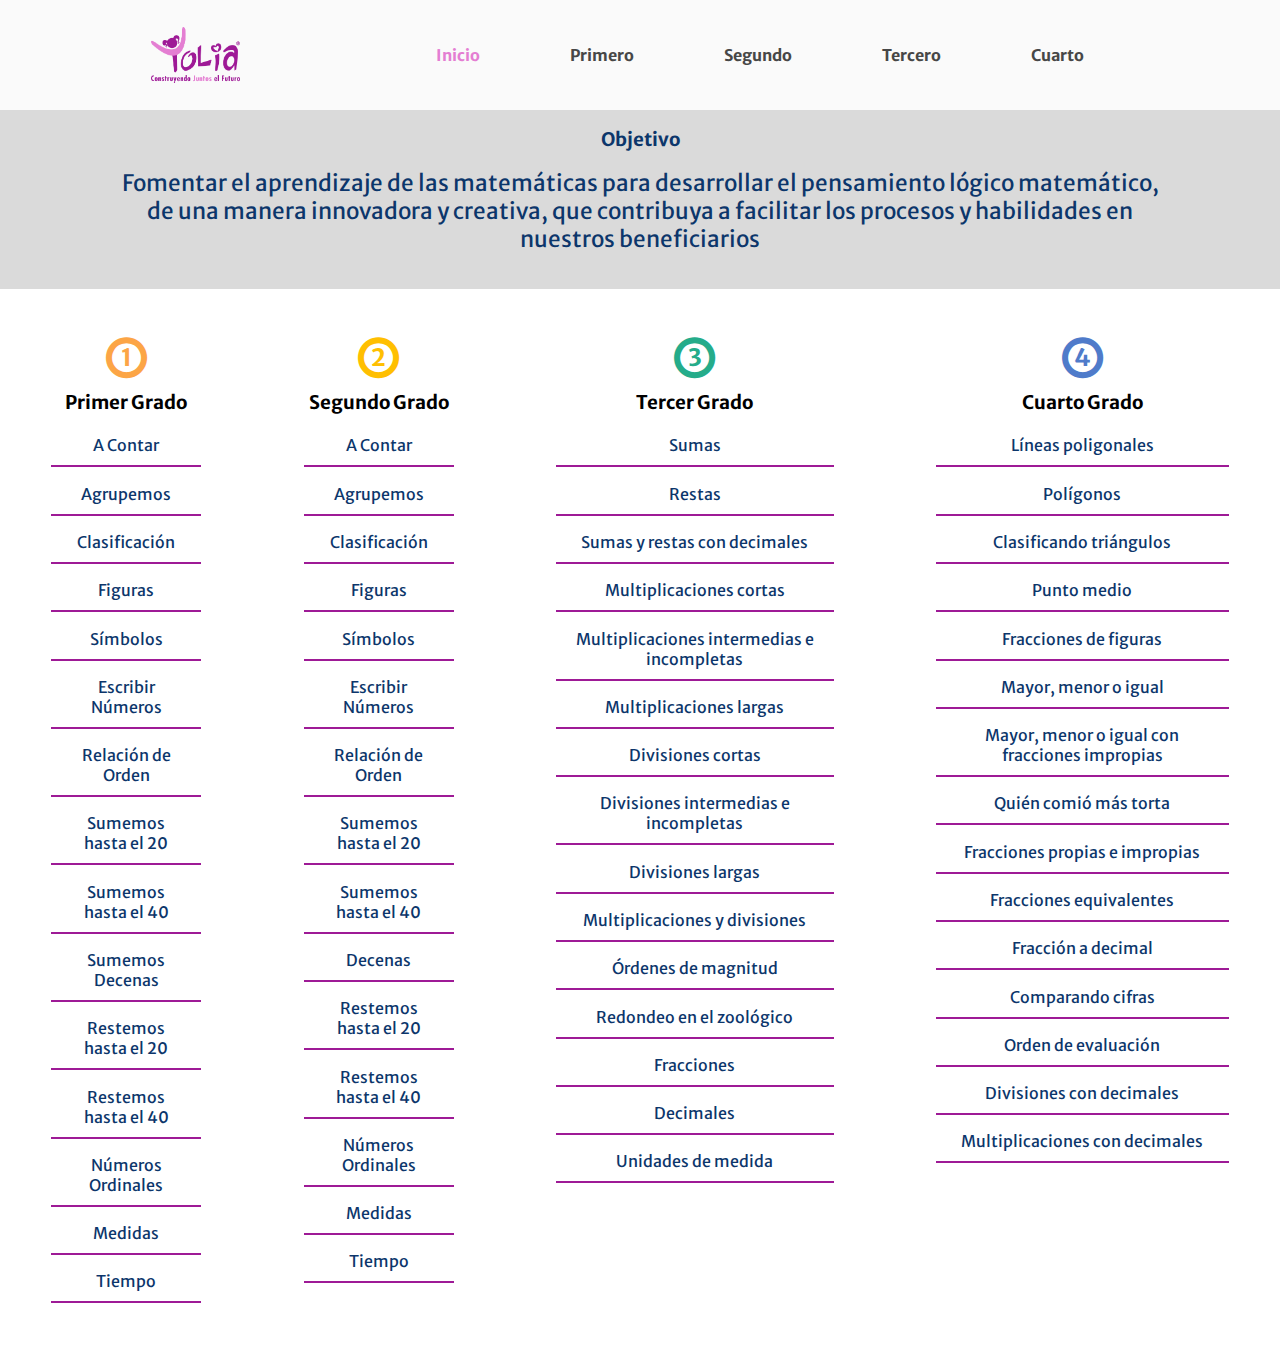
<file: index.html>
<!DOCTYPE html>
<html>
    <head>
        <meta charset="utf-8">
        <meta name="viewport" content="width=device-width, initial-scale=1, shrink-to-fit=no">
        <title>Yolia Educación</title>
        <link rel="stylesheet" href="primero/css/styles.css">
        <link rel="preconnect" href="https://fonts.googleapis.com">
        <link rel="preconnect" href="https://fonts.gstatic.com" crossorigin>
        <link rel="stylesheet" href="https://cdnjs.cloudflare.com/ajax/libs/font-awesome/4.7.0/css/font-awesome.min.css">
        <link href="https://fonts.googleapis.com/css2?family=Merriweather+Sans:wght@300&display=swap" rel="stylesheet"> 
    </head>
    <body>
        <div class="nav">
            <img src="images/logo.png">
            <ol id="navList">
                <li><a class="active" href="index.html">Inicio</a></li>
                <li><a href="primero.html">Primero</a></li>
                <li><a href="segundo.html">Segundo</a></li>
                <li><a href="tercero.html">Tercero</a></li>
                <li><a href="cuarto.html">Cuarto</a></li>
            </ol>
        </div>

        <div class="description">
            <h3>Objetivo</h3>
            <p>Fomentar el aprendizaje de las matemáticas para desarrollar el pensamiento lógico matemático, de una manera innovadora y creativa, que contribuya a facilitar los procesos y habilidades en nuestros beneficiarios</p>
        </div>

        <div class="grades">
            <div class="grade">
                <a href="primero.html">
                    <span class="fa-stack" id= "index-grades" style="color: #fca546;" >
                        <span class="fa fa-circle-o fa-stack-2x" ></span>
                        <strong class="fa-stack-1x" > 1 </strong>
                    </span>
                </a>
                <h3>Primer Grado</h3>
                <ul>
                    <li> A Contar </li>
                    <li> Agrupemos </li>
                    <li> Clasificación </li>
                    <li> Figuras </li>
                    <li> Símbolos </li>
                    <li> Escribir Números </li>
                    <li> Relación de Orden </li>
                    <li> Sumemos hasta el 20 </li>
                    <li> Sumemos hasta el 40</li>
                    <li> Sumemos Decenas </li>
                    <li> Restemos hasta el 20 </li>
                    <li> Restemos hasta el 40 </li>
                    <li> Números Ordinales </li>
                    <li> Medidas </li>
                    <li> Tiempo </li>
                </ul>
            </div>
            <div class="grade">
                <a href="segundo.html">
                    <span class="fa-stack" id= "index-grades" style="color: #ffbf01;">
                        <span class="fa fa-circle-o fa-stack-2x"></span>
                        <strong class="fa-stack-1x"> 2 </strong>
                    </span>
                </a>
                <h3>Segundo Grado</h3>
                <ul>
                    <li> A Contar </li>
                    <li> Agrupemos </li>
                    <li> Clasificación </li>
                    <li> Figuras </li>
                    <li> Símbolos </li>
                    <li> Escribir Números </li>
                    <li> Relación de Orden </li>
                    <li> Sumemos hasta el 20 </li>
                    <li> Sumemos hasta el 40</li>
                    <li> Decenas </li>
                    <li> Restemos hasta el 20 </li>
                    <li> Restemos hasta el 40 </li>
                    <li> Números Ordinales </li>
                    <li> Medidas </li>
                    <li> Tiempo </li>
                </ul>
            </div>
            <div class="grade">
                <a href="tercero.html">
                    <span class="fa-stack" id= "index-grades" style="color: #25ac8a;">
                        <span class="fa fa-circle-o fa-stack-2x"></span>
                        <strong class="fa-stack-1x"> 3 </strong>
                    </span>
                </a>
                <h3>Tercer Grado</h3>
                <ul>
                    <li>Sumas</li>
                    <li>Restas</li>
                    <li>Sumas y restas con decimales</li>
                    <li>Multiplicaciones cortas</li>
                    <li>Multiplicaciones intermedias e incompletas</li>
                    <li>Multiplicaciones largas</li>
                    <li>Divisiones cortas</li>
                    <li>Divisiones intermedias e incompletas</li>
                    <li>Divisiones largas</li>
                    <li>Multiplicaciones y divisiones</li>
                    <li>Órdenes de magnitud</li>
                    <li>Redondeo en el zoológico</li>
                    <li>Fracciones</li>
                    <li>Decimales</li>
                    <li>Unidades de medida</li>
                </ul>
            </div>
            <div class="grade">
                <a href="cuarto.html">
                    <span class="fa-stack" id= "index-grades" style="color: #4f7bca;">
                        <span class="fa fa-circle-o fa-stack-2x"></span>
                        <strong class="fa-stack-1x"> 4 </strong>
                    </span>
                </a>
                <h3>Cuarto Grado</h3>
                <ul>
                    <li> Líneas poligonales </li>
                    <li> Polígonos </li>
                    <li> Clasificando triángulos </li>
                    <li> Punto medio </li>
                    <li> Fracciones de figuras </li>
                    <li> Mayor, menor o igual</li>
                    <li> Mayor, menor o igual con fracciones impropias </li>
                    <li> Quién comió más torta</li>
                    <li> Fracciones propias e impropias </li>
                    <li> Fracciones equivalentes </li>
                    <li> Fracción a decimal </li>
                    <li> Comparando cifras </li>
                    <li> Orden de evaluación </li>
                    <li> Divisiones con decimales</li>
                    <li> Multiplicaciones con decimales</li>
                </ul>
            </div>
        </div>
    </body>

</html>
</file>
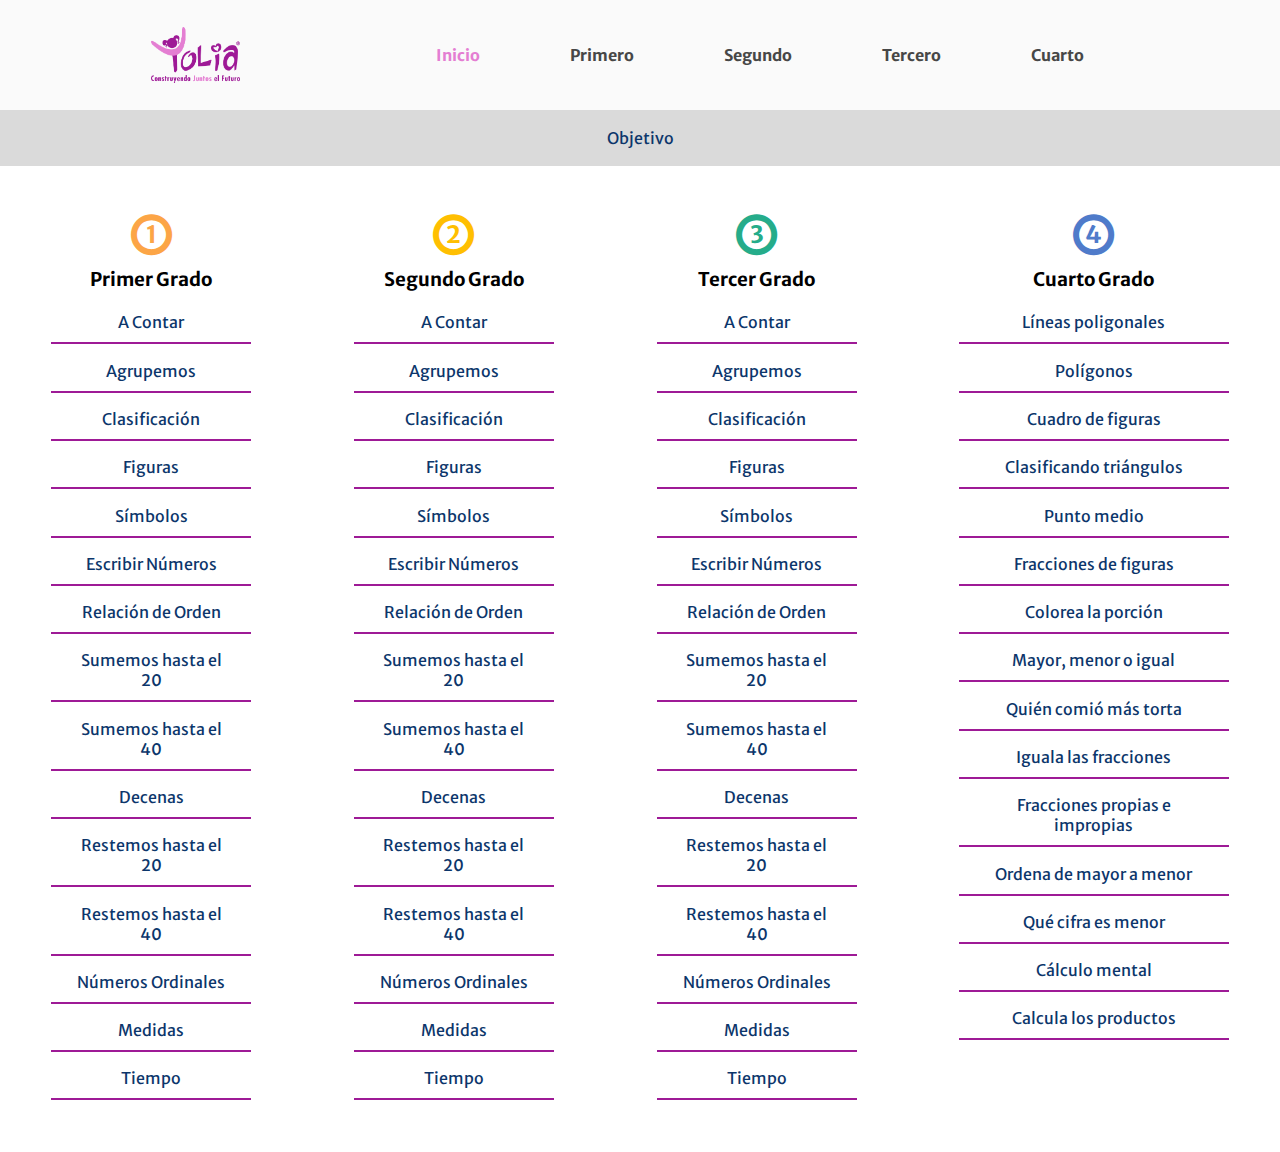
<file: segundo_new/segundo_new/index.html>
<!DOCTYPE html>
<html>
    <head>
        <meta charset="utf-8">
        <meta name="viewport" content="width=device-width, initial-scale=1, shrink-to-fit=no">
        <title>Yolia Educación</title>
        <link rel="stylesheet" href="css/styles.css">
        <link rel="preconnect" href="https://fonts.googleapis.com">
        <link rel="preconnect" href="https://fonts.gstatic.com" crossorigin>
        <link rel="stylesheet" href="https://cdnjs.cloudflare.com/ajax/libs/font-awesome/4.7.0/css/font-awesome.min.css">
        <link href="https://fonts.googleapis.com/css2?family=Merriweather+Sans:wght@300&display=swap" rel="stylesheet"> 
    </head>
    <body>
        <div class="nav">
            <img src="images/logo.png">
            <ol id="navList">
                <li><a class="active" href="index.html">Inicio</a></li>
                <li><a href="primero.html">Primero</a></li>
                <li><a href="segundo.html">Segundo</a></li>
                <li><a href="tercero.html">Tercero</a></li>
                <li><a href="cuarto.html">Cuarto</a></li>
            </ol>
        </div>

        <div class="description">
            <p>Objetivo</p>
        </div>

        <div class="grades">
            <div class="grade">
                <a href="primero.html">
                    <span class="fa-stack" id= "index-grades" style="color: #fca546;" >
                        <span class="fa fa-circle-o fa-stack-2x" ></span>
                        <strong class="fa-stack-1x" > 1 </strong>
                    </span>
                </a>
                <h3>Primer Grado</h3>
                <ul>
                    <li> A Contar </li>
                    <li> Agrupemos </li>
                    <li> Clasificación </li>
                    <li> Figuras </li>
                    <li> Símbolos </li>
                    <li> Escribir Números </li>
                    <li> Relación de Orden </li>
                    <li> Sumemos hasta el 20 </li>
                    <li> Sumemos hasta el 40</li>
                    <li> Decenas </li>
                    <li> Restemos hasta el 20 </li>
                    <li> Restemos hasta el 40 </li>
                    <li> Números Ordinales </li>
                    <li> Medidas </li>
                    <li> Tiempo </li>
                </ul>
            </div>
            <div class="grade">
                <a href="segundo.html">
                    <span class="fa-stack" id= "index-grades" style="color: #ffbf01;">
                        <span class="fa fa-circle-o fa-stack-2x"></span>
                        <strong class="fa-stack-1x"> 2 </strong>
                    </span>
                </a>
                <h3>Segundo Grado</h3>
                <ul>
                    <li> A Contar </li>
                    <li> Agrupemos </li>
                    <li> Clasificación </li>
                    <li> Figuras </li>
                    <li> Símbolos </li>
                    <li> Escribir Números </li>
                    <li> Relación de Orden </li>
                    <li> Sumemos hasta el 20 </li>
                    <li> Sumemos hasta el 40</li>
                    <li> Decenas </li>
                    <li> Restemos hasta el 20 </li>
                    <li> Restemos hasta el 40 </li>
                    <li> Números Ordinales </li>
                    <li> Medidas </li>
                    <li> Tiempo </li>
                </ul>
            </div>
            <div class="grade">
                <a href="tercero.html">
                    <span class="fa-stack" id= "index-grades" style="color: #25ac8a;">
                        <span class="fa fa-circle-o fa-stack-2x"></span>
                        <strong class="fa-stack-1x"> 3 </strong>
                    </span>
                </a>
                <h3>Tercer Grado</h3>
                <ul>
                    <li> A Contar </li>
                    <li> Agrupemos </li>
                    <li> Clasificación </li>
                    <li> Figuras </li>
                    <li> Símbolos </li>
                    <li> Escribir Números </li>
                    <li> Relación de Orden </li>
                    <li> Sumemos hasta el 20 </li>
                    <li> Sumemos hasta el 40</li>
                    <li> Decenas </li>
                    <li> Restemos hasta el 20 </li>
                    <li> Restemos hasta el 40 </li>
                    <li> Números Ordinales </li>
                    <li> Medidas </li>
                    <li> Tiempo </li>
                </ul>
            </div>
            <div class="grade">
                <a href="cuarto.html">
                    <span class="fa-stack" id= "index-grades" style="color: #4f7bca;">
                        <span class="fa fa-circle-o fa-stack-2x"></span>
                        <strong class="fa-stack-1x"> 4 </strong>
                    </span>
                </a>
                <h3>Cuarto Grado</h3>
                <ul>
                    <li> Líneas poligonales </li>
                    <li> Polígonos </li>
                    <li> Cuadro de figuras </li>
                    <li> Clasificando triángulos </li>
                    <li> Punto medio </li>
                    <li> Fracciones de figuras </li>
                    <li> Colorea la porción </li>
                    <li> Mayor, menor o igual </li>
                    <li> Quién comió más torta</li>
                    <li> Iguala las fracciones </li>
                    <li> Fracciones propias e impropias </li>
                    <li> Ordena de mayor a menor </li>
                    <li> Qué cifra es menor </li>
                    <li> Cálculo mental </li>
                    <li> Calcula los productos </li>
                </ul>
            </div>
        </div>
    </body>

</html>
</file>
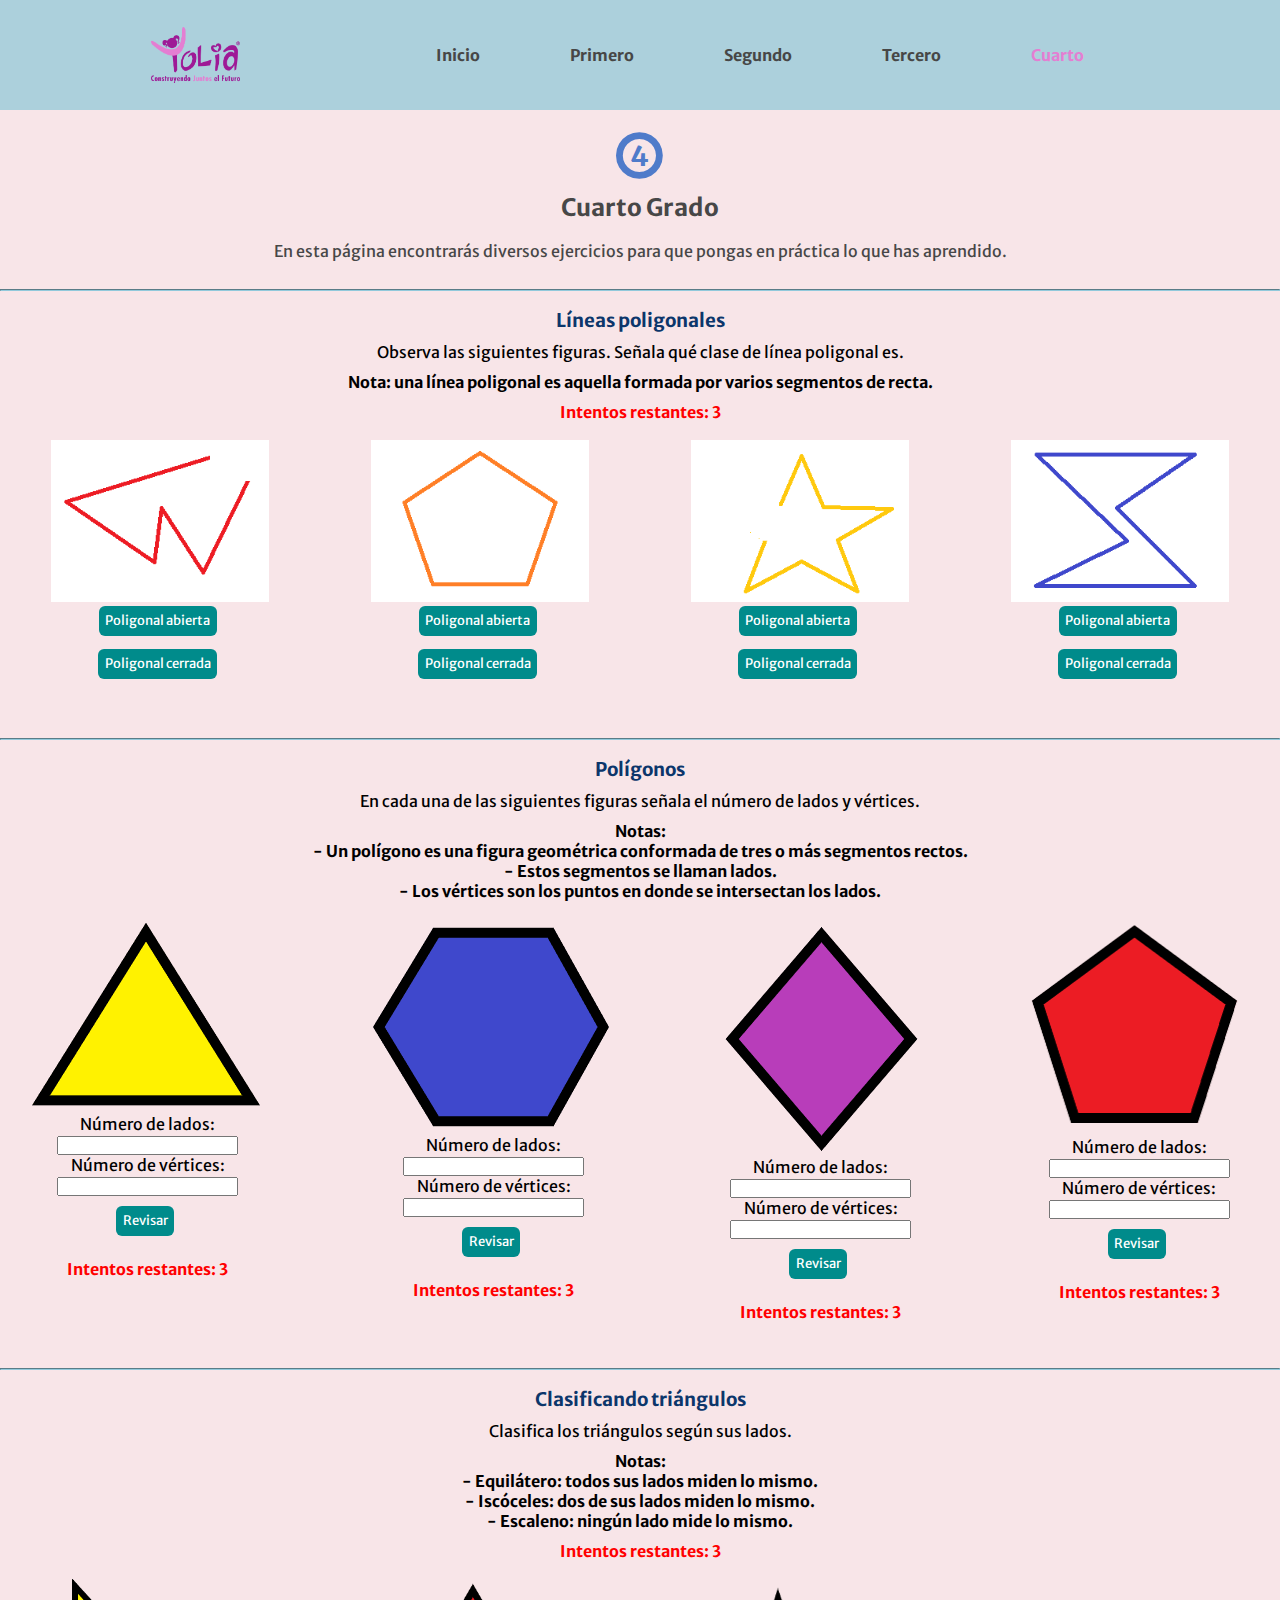
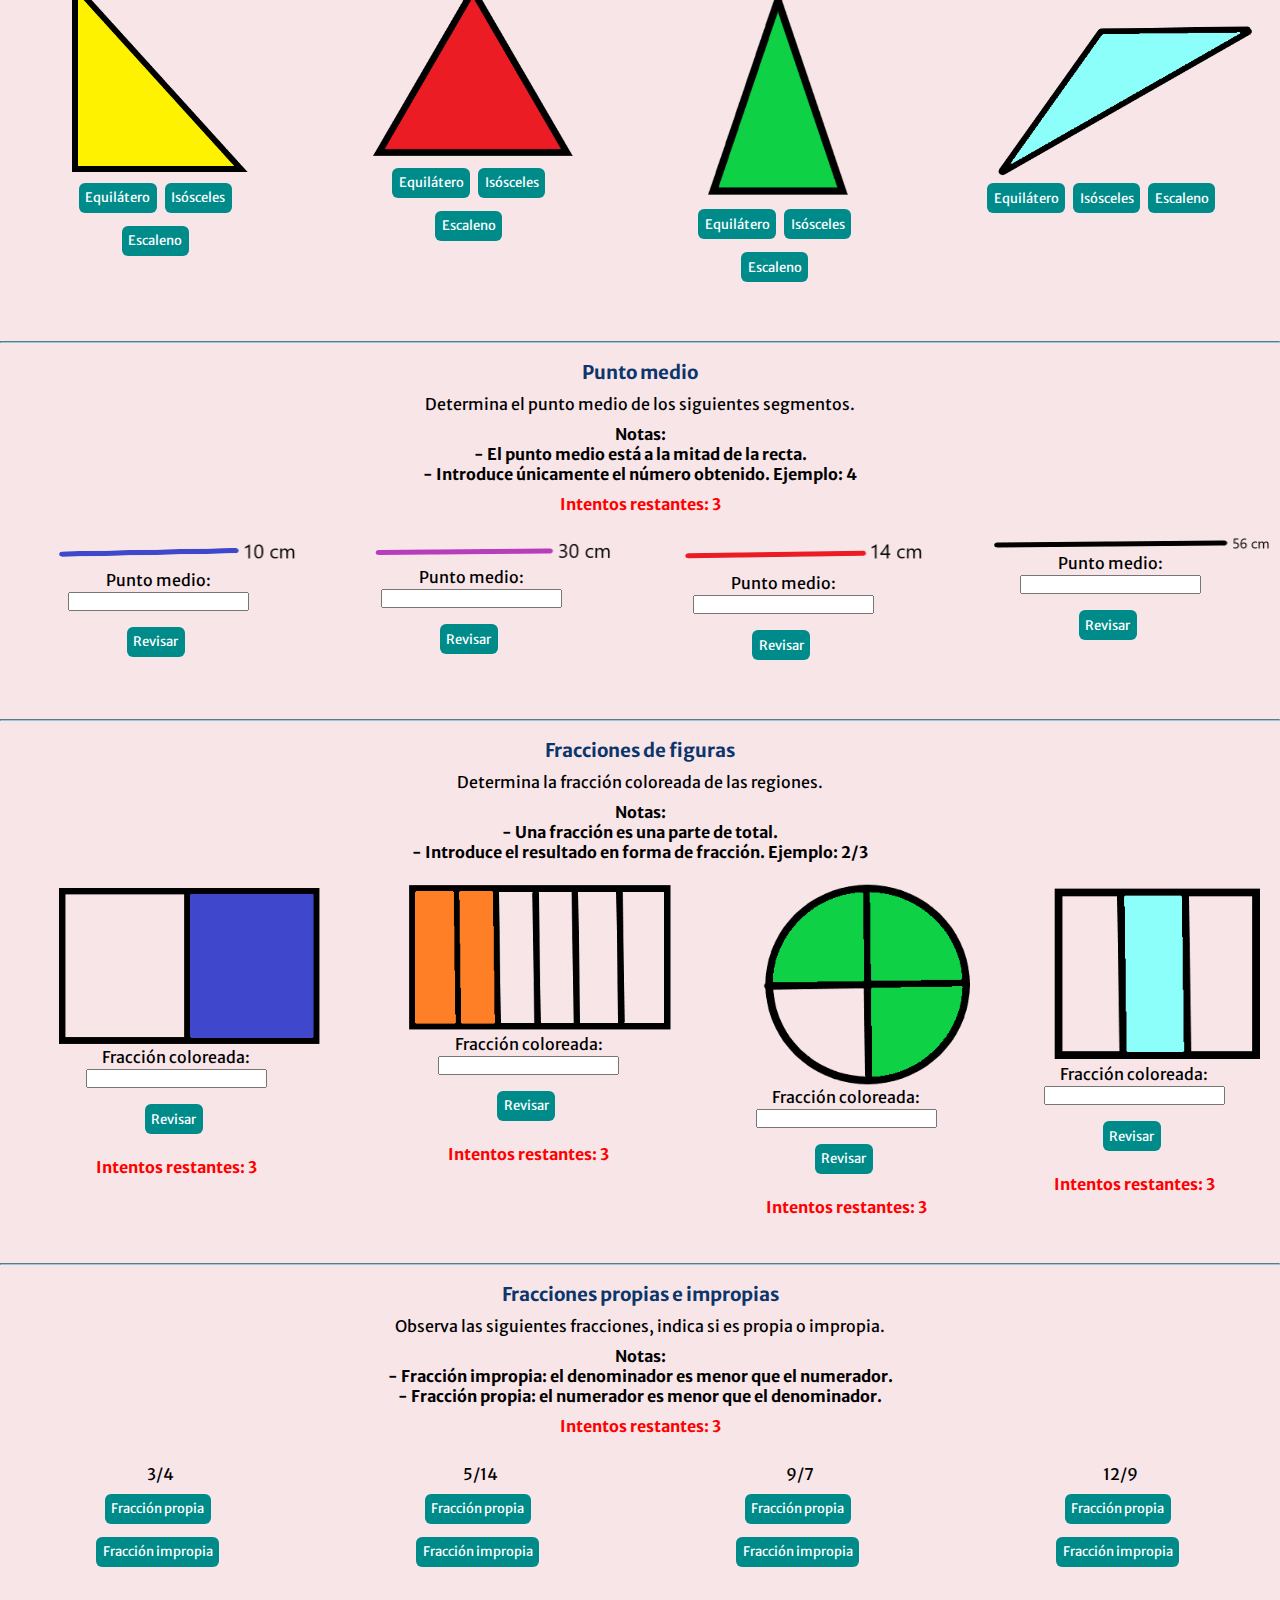
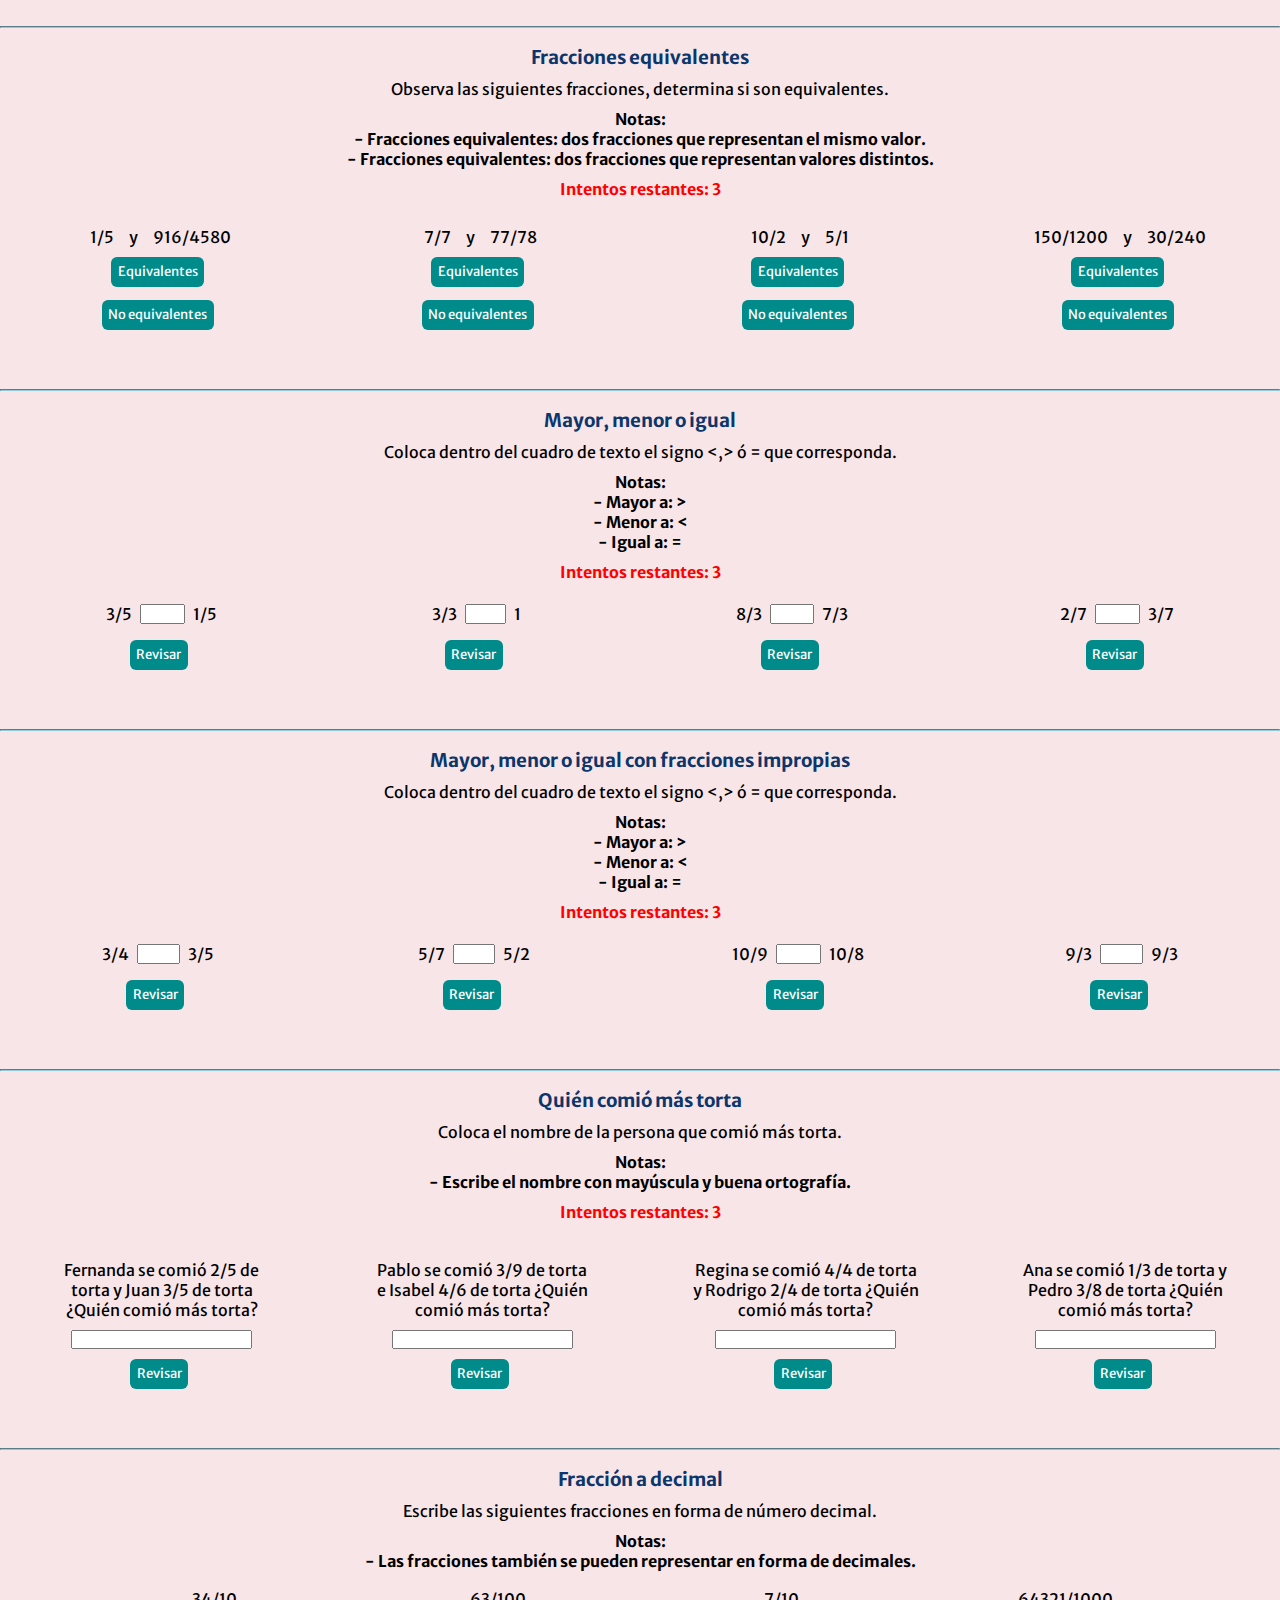
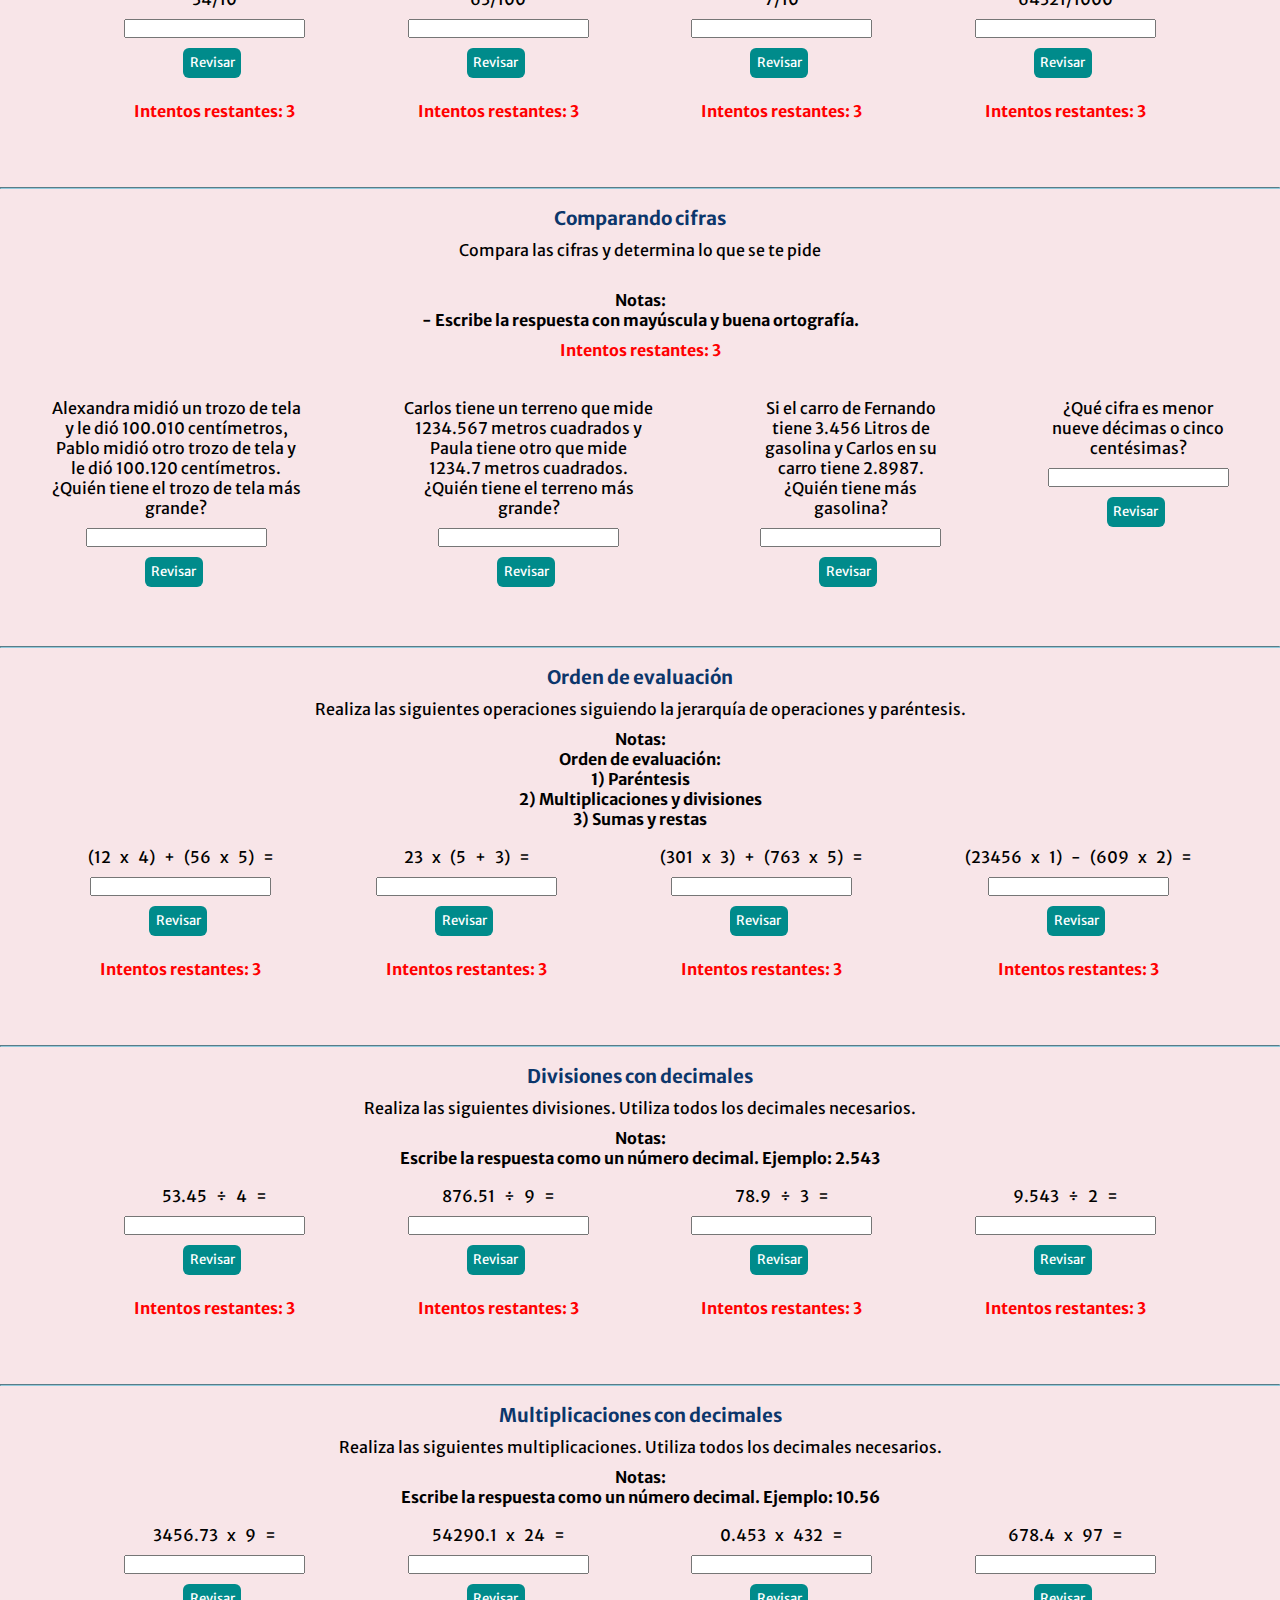
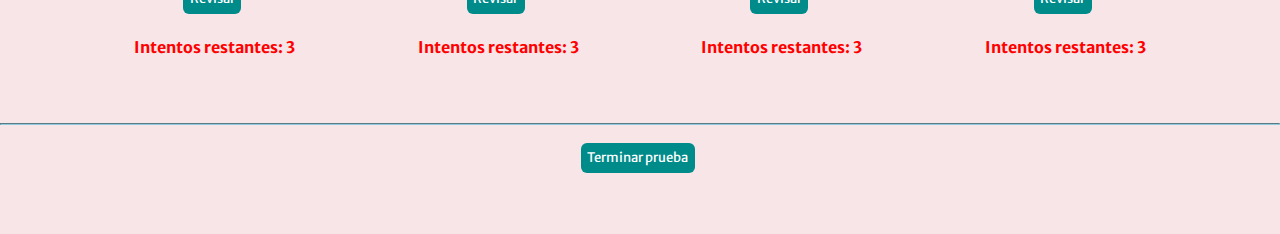
<file: cuarto.html>
<!DOCTYPE html>
<html>
    <head>
        <meta charset="utf-8">
        <meta name="viewport" content="width=device-width, initial-scale=1, shrink-to-fit=no">
        <title>Yolia Educación</title>
        <link rel="stylesheet" href="css/styles-cuarto.css">
        <link rel="preconnect" href="https://fonts.googleapis.com">
        <link rel="preconnect" href="https://fonts.gstatic.com" crossorigin>
        <link rel="stylesheet" href="https://cdnjs.cloudflare.com/ajax/libs/font-awesome/4.7.0/css/font-awesome.min.css">
        <link href="https://fonts.googleapis.com/css2?family=Merriweather+Sans:wght@300&display=swap" rel="stylesheet"> 
        <script src="cuarto-js/cuarto-1.js" defer></script>
        <script src="cuarto-js/cuarto-2.js" defer></script>
        <script src="cuarto-js/cuarto-3.js" defer></script>
        <script src="cuarto-js/cuarto-4.js" defer></script>
        <script src="cuarto-js/cuarto-5.js" defer></script>
        <script src="cuarto-js/cuarto-6.js" defer></script>
        <script src="cuarto-js/cuarto-7.js" defer></script>
        <script src="cuarto-js/cuarto-8.js" defer></script>
        <script src="cuarto-js/cuarto-9.js" defer></script>
        <script src="cuarto-js/cuarto-10.js" defer></script>
        <script src="cuarto-js/cuarto-11.js" defer></script>
        <script src="cuarto-js/cuarto-12.js" defer></script>
        <script src="cuarto-js/cuarto-13.js" defer></script>
        <script src="cuarto-js/cuarto-14.js" defer></script>
        <script src="cuarto-js/cuarto-15.js" defer></script>
        <script src="cuarto-js/cuarto-16.js" defer></script>
    </head>
    <body>
        <div class="nav">
            <img src="images/logo.png">
            <ol id="navList">
                <li><a href="index.html">Inicio</a></li>
                <li><a href="primero.html">Primero</a></li>
                <li><a href="segundo.html">Segundo</a></li>
                <li><a href="tercero.html">Tercero</a></li>
                <li><a class="active" href="cuarto.html">Cuarto</a></li>
            </ol>
        </div>

        <div class="grade-title">
            <span class="fa-stack" style="color:#4f7bca">
                <span class="fa fa-circle-o fa-stack-2x"></span>
                <strong class="fa-stack-1x"> 4 </strong>
            </span>
            <h2>Cuarto Grado</h2>
            <p style="margin: 2vh 0;">En esta página encontrarás diversos ejercicios para que pongas en práctica lo que has aprendido.</p>
        </div>

        <div class="content">
            <hr>
            <div class="tema">
                <h3>Líneas poligonales</h3>
                <p style="margin-top: 10px;">Observa las siguientes figuras. Señala qué clase de línea poligonal es.</p>
                <p class="notas" style="margin-top: 10px;">Nota: una línea poligonal es aquella formada por varios segmentos de recta.</p>
                <p style="margin-top: 10px; color: red; font-weight: bold;" id=tries1>Intentos restantes: 3</p>
                <div class="ejercicios">
                    <ejercicio-figuras id="p1">
                        <img class="poligonales" src="images/línea-poligonal-abierta-1.png"/>
                        <button type="button" class="boton-ejercicio" onclick="checkAnswers1('p1.1')">Poligonal abierta</button>
                        <button type="button" class="boton-ejercicio" onclick="checkAnswers1('p1.2')">Poligonal cerrada</button>
                    </ejercicio-figuras>
                    <ejercicio-figuras id="p2">
                        <img class="poligonales" src="images/línea-poligonal-cerrada-2.png"/>
                        <button type="button" class="boton-ejercicio" onclick="checkAnswers1('p2.2')">Poligonal abierta</button>
                        <button type="button" class="boton-ejercicio" onclick="checkAnswers1('p2.1')">Poligonal cerrada</button>
                    </ejercicio-figuras>
                    <ejercicio-figuras id="p3">
                        <img class="poligonales" src="images/línea-poligonal-abierta-2.png"/>
                        <button type="button" class="boton-ejercicio" onclick="checkAnswers1('p3.1')">Poligonal abierta</button>
                        <button type="button" class="boton-ejercicio" onclick="checkAnswers1('p3.2')">Poligonal cerrada</button>
                    </ejercicio-figuras>
                    <ejercicio-figuras id="p4">
                        <img class="poligonales" src="images/línea-poligonal-cerrada-1.png"/>
                        <button type="button" class="boton-ejercicio" onclick="checkAnswers1('p4.2')">Poligonal abierta</button>
                        <button type="button" class="boton-ejercicio" onclick="checkAnswers1('p4.1')">Poligonal cerrada</button>
                    </ejercicio-figuras>
            </div>
            <p style="margin-top: 10px; color: green; font-weight: bold;" id=percentage1></p>
        </div>
        <hr>
        <div class="tema">
                <h3>Polígonos</h3>
                <p style="margin-top: 10px;">En cada una de las siguientes figuras señala el número de lados y vértices.</p>
                <p class="notas" style="margin-top: 10px;">Notas:
                    <ul class="notas">
                        <li>- Un polígono es una figura geométrica conformada de tres o más segmentos rectos.</li>
                        <li>- Estos segmentos se llaman lados.</li>
                        <li>- Los vértices son los puntos en donde se intersectan los lados.</li>
                    </ul>
                </p>
                <div class="ejercicios">
                    <ejercicio-figuras id="p5">
                        <img src="images/triangulo.png"/>
                        <div style="padding-bottom: 10px;">
                            <p>Número de lados: </p><input type="text" id="p5.1">
                            <p>Número de vértices: </p><input type="text" id="p5.2">
                        </div>
                        <button type="button" class="boton-ejercicio" onclick="checkAnswers2('p5')">Revisar</button>
                        <p style="margin-top: 10px; color: red; font-weight: bold;" id=triesp5>Intentos restantes: 3</p>
                    </ejercicio-figuras>
                    <ejercicio-figuras id="p6">
                        <img src="images/hexagon.png"/>
                        <div style="padding-bottom: 10px;">
                            <p>Número de lados: </p><input type="text" id="p6.1">
                            <p>Número de vértices: </p><input type="text" id="p6.2">
                        </div>
                        <button type="button" class="boton-ejercicio" onclick="checkAnswers2('p6')">Revisar</button>
                        <p style="margin-top: 10px; color: red; font-weight: bold;" id=triesp6>Intentos restantes: 3</p>
                    </ejercicio-figuras>
                    <ejercicio-figuras id="p7">
                        <img src="images/rombo.png"/>
                        <div style="padding-bottom: 10px;">
                            <p>Número de lados: </p><input type="text" id="p7.1">
                            <p>Número de vértices: </p><input type="text" id="p7.2">
                        </div>
                        <button type="button" class="boton-ejercicio" onclick="checkAnswers2('p7')">Revisar</button>
                        <p style="margin-top: 10px; color: red; font-weight: bold;" id=triesp7>Intentos restantes: 3</p>
                    </ejercicio-figuras>
                    <ejercicio-figuras id="p8">
                        <img src="images/polygon.png"/>
                        <div style="padding-bottom: 10px;">
                            <p>Número de lados: </p><input type="text" id="p8.1">
                            <p>Número de vértices: </p><input type="text" id="p8.2">
                        </div>
                        <button type="button" class="boton-ejercicio" onclick="checkAnswers2('p8')">Revisar</button>
                        <p style="margin-top: 10px; color: red; font-weight: bold;" id=triesp8>Intentos restantes: 3</p>
                    </ejercicio-figuras>
                </div>
                <p style="margin-top: 10px; color: green; font-weight: bold;" id=percentage2></p>
            </div>
            <hr>
            <div class="tema">
                <h3>Clasificando triángulos</h3>
                <p style="margin-top: 10px;">Clasifica los triángulos según sus lados.</p>
                <p class="notas" style="margin-top: 10px;">Notas:
                    <ul class="notas">
                        <li>- Equilátero: todos sus lados miden lo mismo.</li>
                        <li>- Iscóceles: dos de sus lados miden lo mismo.</li>
                        <li>- Escaleno: ningún lado mide lo mismo.</li>
                    </ul>
                </p>
                <p style="margin-top: 10px; color: red; font-weight: bold;" id=tries_cuarto3>Intentos restantes: 3</p>
                <div class="ejercicios">
                    <ejercicio-figuras id="cuarto3_4">
                        <img src="images/escaleno-2.png" style="width:90%"/>
                        <button type="button" class="boton-ejercicio" onclick="checkAnswers3('c34.2')">Equilátero</button>
                        <button type="button" class="boton-ejercicio" onclick="checkAnswers3('c34.3')">Isósceles</button>
                        <button type="button" class="boton-ejercicio" onclick="checkAnswers3('c34.1')">Escaleno</button>
                    </ejercicio-figuras>
                    <ejercicio-figuras style = "position:relative;" id="cuarto3_1">
                        <img src="images/equilatero.png" style = "position:relative; width:100%;"/>
                        <button type="button" class="boton-ejercicio" onclick="checkAnswers3('c31.1')">Equilátero</button>
                        <button type="button" class="boton-ejercicio" onclick="checkAnswers3('c31.2')">Isósceles</button>
                        <button type="button" class="boton-ejercicio" onclick="checkAnswers3('c31.3')">Escaleno</button>
                    </ejercicio-figuras>
                    <ejercicio-figuras id="cuarto3_2">
                        <img src="images/isoceles.png" style="width:80%"/>
                        <button type="button" class="boton-ejercicio" onclick="checkAnswers3('c32.2')">Equilátero</button>
                        <button type="button" class="boton-ejercicio" onclick="checkAnswers3('c32.1')">Isósceles</button>
                        <button type="button" class="boton-ejercicio" onclick="checkAnswers3('c32.3')">Escaleno</button>
                    </ejercicio-figuras>
                    <ejercicio-figuras id="cuarto3_3">
                        <img src="images/escaleno.png" style="width:110%; padding-top:15%"/>
                        <button type="button" class="boton-ejercicio" onclick="checkAnswers3('c33.2')">Equilátero</button>
                        <button type="button" class="boton-ejercicio" onclick="checkAnswers3('c33.3')">Isósceles</button>
                        <button type="button" class="boton-ejercicio" onclick="checkAnswers3('c33.1')">Escaleno</button>
                    </ejercicio-figuras>
                </div>
                <p style="margin-top: 10px; color: green; font-weight: bold;" id=percentage3></p>
            </div>
            <hr>
            <div class="tema">
                <h3>Punto medio</h3>
                <p style="margin-top: 10px;">Determina el punto medio de los siguientes segmentos.</p>
                <p class="notas" style="margin-top: 10px;">Notas:
                    <ul class="notas">
                        <li>- El punto medio está a la mitad de la recta.</li>
                        <li>- Introduce únicamente el número obtenido. Ejemplo: 4</li>
                    </ul>
                </p>
                <p style="margin-top: 10px; color: red; font-weight: bold;" id=tries_cuarto4>Intentos restantes: 3</p>
                <div class="ejercicios">
                    <ejercicio-figuras id="cuarto4_1">
                        <div>
                            <img src="images/linea-10.png" style="width:120%; padding-bottom: 10px;"/>
                            <div style="position:relative; bottom: 1em;">
                                <p>Punto medio:</p><input type="text" id=textbox4_1>
                            </div>
                        </div>
                        <button type="button" class="boton-ejercicio" onclick="checkAnswers4('p4_1')">Revisar</button>
                    </ejercicio-figuras>
                    <ejercicio-figuras id="cuarto4_2">
                        <div>
                            <img src="images/linea-30.png" style="width:120%; padding-bottom: 10px;"/>
                            <div style="position:relative; bottom: 1em;">
                                <p>Punto medio:</p><input type="text" id=textbox4_2>
                            </div>
                        </div>
                        <button type="button" class="boton-ejercicio" onclick="checkAnswers4('p4_2')">Revisar</button>
                    </ejercicio-figuras>
                    <ejercicio-figuras id="cuarto4_3">
                        <div>
                            <img src="images/linea-14.png" style="width:120%; padding-bottom: 10px;"/>
                            <div style="position:relative; left:0em; bottom: 1em;">
                                <p>Punto medio:</p><input type="text" id=textbox4_3>
                            </div>
                        </div>
                        <button type="button" style="position: relative; left: 0px;" class="boton-ejercicio" onclick="checkAnswers4('p4_3')">Revisar</button>
                    </ejercicio-figuras>
                    <ejercicio-figuras id="cuarto4_4">
                        <div>
                            <img src="images/linea-56.png" style="width:120%; padding-bottom: 10px;"/>
                            <div style="position:relative; left:0em; bottom: 1em;">
                                <p>Punto medio:</p><input type="text" id=textbox4_4>
                            </div>
                        </div>
                        <button type="button" style="position: relative; left: 0px;" class="boton-ejercicio" onclick="checkAnswers4('p4_4')">Revisar</button>
                    </ejercicio-figuras>
                </div>  
                <p style="margin-top: 10px; color: green; font-weight: bold;" id=percentage4></p>
            </div>
            <hr>
            <div class="tema">
                <h3>Fracciones de figuras</h3>
                <p style="margin-top: 10px;">Determina la fracción coloreada de las regiones.</p>
                <p class="notas" style="margin-top: 10px;">Notas:
                    <ul class="notas">
                        <li>- Una fracción es una parte de total.</li>
                        <li>- Introduce el resultado en forma de fracción. Ejemplo: 2/3</li>
                    </ul>
                </p>
                <div class="ejercicios">
                    <ejercicio-figuras id="cuarto5_1">
                        <div>
                            <img src="images/fraccion-1.png" style="width:110%; padding-bottom: 10px;"/>
                            <div style="position:relative; bottom: 1em;">
                                <p>Fracción coloreada:</p><input type="text" id=textbox5_1>
                            </div>
                        </div>
                        <button type="button" class="boton-ejercicio" onclick="checkAnswers5('p5_1')">Revisar</button>
                        <p style="margin-top: 10px; color: red; font-weight: bold;" id=tries5_1>Intentos restantes: 3</p>
                    </ejercicio-figuras>
                    <ejercicio-figuras id="cuarto5_2">
                        <div>
                            <img src="images/fraccion-2.png" style="width:110%; padding-bottom: 10px;"/>
                            <div style="position:relative; bottom: 1em;">
                                <p>Fracción coloreada:</p><input type="text" id=textbox5_2>
                            </div>
                        </div>
                        <button type="button" class="boton-ejercicio" onclick="checkAnswers5('p5_2')">Revisar</button>
                        <p style="margin-top: 10px; color: red; font-weight: bold;" id=tries5_2>Intentos restantes: 3</p>
                    </ejercicio-figuras>
                    <ejercicio-figuras id="cuarto5_3">
                        <div>
                            <img src="images/fraccion-3.png" style="width:120%; padding-bottom: 10px;"/>
                            <div style="position:relative; left:0em; bottom: 1em;">
                                <p>Fracción coloreada:</p><input type="text" id=textbox5_3>
                            </div>
                        </div>
                        <button type="button" style="position: relative; left: 0px;" class="boton-ejercicio" onclick="checkAnswers5('p5_3')">Revisar</button>
                        <p style="margin-top: 10px; color: red; font-weight: bold;" id=tries5_3>Intentos restantes: 3</p>
                    </ejercicio-figuras>
                    <ejercicio-figuras id="cuarto5_4">
                        <div>
                            <img src="images/fraccion-4.png" style="width:120%; padding-bottom: 10px;"/>
                            <div style="position:relative; left:0em; bottom: 1em;">
                                <p>Fracción coloreada:</p><input type="text" id=textbox5_4>
                            </div>
                        </div>
                        <button type="button" style="position: relative; left: 0px;" class="boton-ejercicio" onclick="checkAnswers5('p5_4')">Revisar</button>
                        <p style="margin-top: 10px; color: red; font-weight: bold;" id=tries5_4>Intentos restantes: 3</p>
                    </ejercicio-figuras>
                </div>  
                <p style="margin-top: 10px; color: green; font-weight: bold;" id=percentage5></p>
            </div>
            <hr>
            <div class="tema">
                <h3>Fracciones propias e impropias</h3>
                <p style="margin-top: 10px;">Observa las siguientes fracciones, indica si es propia o impropia.</p>
                <p class="notas" style="margin-top: 10px;">Notas:
                    <ul class="notas">
                        <li>- Fracción impropia: el denominador es menor que el numerador.</li>
                        <li>- Fracción propia: el numerador es menor que el denominador.</li>
                    </ul>
                </p>
                <p style="margin-top: 10px; color: red; font-weight: bold;" id=tries_cuarto9>Intentos restantes: 3</p>
                <div class="ejercicios">
                    <ejercicio-figuras id="cuarto9_1">
                        <p style="margin-bottom:10px; margin-top:10px;">3/4</p>
                        <button type="button" class="boton-ejercicio" onclick="checkAnswers9('p91_1')">Fracción propia</button>
                        <button type="button" class="boton-ejercicio" onclick="checkAnswers9('p91_2')">Fracción impropia</button>
                    </ejercicio-figuras>
                    <ejercicio-figuras id="cuarto9_2">
                        <p style="margin-bottom:10px; margin-top:10px;">5/14</p>
                        <button type="button" class="boton-ejercicio" onclick="checkAnswers9('p92_1')">Fracción propia</button>
                        <button type="button" class="boton-ejercicio" onclick="checkAnswers9('p92_2')">Fracción impropia</button>
                    </ejercicio-figuras>
                    <ejercicio-figuras id="cuarto9_3">
                        <p style="margin-bottom:10px; margin-top:10px;">9/7</p>
                        <button type="button" class="boton-ejercicio" onclick="checkAnswers9('p93_2')">Fracción propia</button>
                        <button type="button" class="boton-ejercicio" onclick="checkAnswers9('p93_1')">Fracción impropia</button>
                    </ejercicio-figuras>
                    <ejercicio-figuras id="cuarto9_4">
                        <p style="margin-bottom:10px; margin-top:10px;">12/9</p>
                        <button type="button" class="boton-ejercicio" onclick="checkAnswers9('p94_2')">Fracción propia</button>
                        <button type="button" class="boton-ejercicio" onclick="checkAnswers9('p94_1')">Fracción impropia</button>
                    </ejercicio-figuras>
                </div>
                <p style="margin-top: 10px; color: green; font-weight: bold;" id=percentage9></p>
            </div>
            <hr>
            <div class="tema">
                <h3>Fracciones equivalentes</h3>
                <p style="margin-top: 10px;">Observa las siguientes fracciones, determina si son equivalentes.</p>
                <p class="notas" style="margin-top: 10px;">Notas:
                    <ul class="notas">
                        <li>- Fracciones equivalentes: dos fracciones que representan el mismo valor.</li>
                        <li>- Fracciones equivalentes: dos fracciones que representan valores distintos.</li>
                    </ul>
                </p>
                <p style="margin-top: 10px; color: red; font-weight: bold;" id=tries_cuarto10>Intentos restantes: 3</p>
                <div class="ejercicios">
                    <ejercicio-figuras id="cuarto10_1">
                        <p style="margin-bottom:10px; margin-top:10px;">1/5 &nbsp &nbsp y &nbsp &nbsp 916/4580</p>
                        <button type="button" class="boton-ejercicio" onclick="checkAnswers10('p101_1')">Equivalentes</button>
                        <button type="button" class="boton-ejercicio" onclick="checkAnswers10('p101_2')">No equivalentes</button>
                    </ejercicio-figuras>
                    <ejercicio-figuras id="cuarto10_2">
                        <p style="margin-bottom:10px; margin-top:10px;">7/7 &nbsp &nbsp y &nbsp &nbsp 77/78</p>
                        <button type="button" class="boton-ejercicio" onclick="checkAnswers10('p102_2')">Equivalentes</button>
                        <button type="button" class="boton-ejercicio" onclick="checkAnswers10('p102_1')">No equivalentes</button>
                    </ejercicio-figuras>
                    <ejercicio-figuras id="cuarto10_3">
                        <p style="margin-bottom:10px; margin-top:10px;">10/2 &nbsp &nbsp y &nbsp &nbsp 5/1</p>
                        <button type="button" class="boton-ejercicio" onclick="checkAnswers10('p103_1')">Equivalentes</button>
                        <button type="button" class="boton-ejercicio" onclick="checkAnswers10('p103_2')">No equivalentes</button>
                    </ejercicio-figuras>
                    <ejercicio-figuras id="cuarto10_4">
                        <p style="margin-bottom:10px; margin-top:10px;">150/1200 &nbsp &nbsp y &nbsp &nbsp 30/240</p>
                        <button type="button" class="boton-ejercicio" onclick="checkAnswers10('p104_1')">Equivalentes</button>
                        <button type="button" class="boton-ejercicio" onclick="checkAnswers10('p104_2')">No equivalentes</button>
                    </ejercicio-figuras>
                </div>
                <p style="margin-top: 10px; color: green; font-weight: bold;" id=percentage10></p>
            </div>
            <hr>
            <div class="tema">
                <h3>Mayor, menor o igual</h3>
                <p style="margin-top: 10px;">Coloca dentro del cuadro de texto el signo &lt,&gt ó = que corresponda.</p>
                <p class="notas" style="margin-top: 10px;">Notas:
                    <ul class="notas">
                        <li>- Mayor a: &gt </li>
                        <li>- Menor a: &lt </li>
                        <li>- Igual a: = </li>
                    </ul>
                </p>
                <p style="margin-top: 10px; color: red; font-weight: bold; margin-bottom: 20px;" id=tries_cuarto6>Intentos restantes: 3</p>
                <div class="ejercicios">
                    <ejercicio-figuras id="cuarto6_1">
                        <div>
                            <div class="ejercicios" style="position:relative; bottom: 1em;">
                                <p style="padding-right: 0.5em;">3/5</p>
                                <input type="text" id=textbox6_1 style="width:20%;">
                                <p style="padding-left: 0.5em;">1/5</p>
                            </div>
                        </div>
                        <button type="button" class="boton-ejercicio" onclick="checkAnswers6('p6_1')">Revisar</button>
                    </ejercicio-figuras>
                    <ejercicio-figuras id="cuarto6_2">
                        <div>
                            <div class="ejercicios" style="position:relative; bottom: 1em;">
                                <p style="padding-right: 0.5em;">3/3</p>
                                <input type="text" id=textbox6_2 style="width:20%;">
                                <p style="padding-left: 0.5em;">1</p>
                            </div>
                        </div>
                        <button type="button" class="boton-ejercicio" onclick="checkAnswers6('p6_2')">Revisar</button>
                    </ejercicio-figuras>
                    <ejercicio-figuras id="cuarto6_3">
                        <div>
                            <div class="ejercicios" style="position:relative; bottom: 1em;">
                                <p style="padding-right: 0.5em;">8/3</p>
                                <input type="text" id=textbox6_3 style="width:20%;">
                                <p style="padding-left: 0.5em;">7/3</p>
                            </div>
                        </div>
                        <button type="button" class="boton-ejercicio" onclick="checkAnswers6('p6_3')">Revisar</button>
                    </ejercicio-figuras>
                    <ejercicio-figuras id="cuarto6_4">
                        <div>
                            <div class="ejercicios" style="position:relative; bottom: 1em;">
                                <p style="padding-right: 0.5em;">2/7</p>
                                <input type="text" id=textbox6_4 style="width:20%;">
                                <p style="padding-left: 0.5em;">3/7</p>
                            </div>
                        </div>
                        <button type="button" class="boton-ejercicio" onclick="checkAnswers6('p6_4')">Revisar</button>
                    </ejercicio-figuras>
                </div> 
                <p style="margin-top: 10px; color: green; font-weight: bold;" id=percentage6></p>
            </div>
            <hr>
            <div class="tema">
                <h3>Mayor, menor o igual con fracciones impropias</h3>
                <p style="margin-top: 10px;">Coloca dentro del cuadro de texto el signo &lt,&gt ó = que corresponda.</p>
                <p class="notas" style="margin-top: 10px;">Notas:
                    <ul class="notas">
                        <li>- Mayor a: &gt </li>
                        <li>- Menor a: &lt </li>
                        <li>- Igual a: = </li>
                    </ul>
                </p>
                <p style="margin-top: 10px; color: red; font-weight: bold; margin-bottom: 20px;" id=tries_cuarto7>Intentos restantes: 3</p>
                <div class="ejercicios">
                    <ejercicio-figuras id="cuarto7_1">
                        <div>
                            <div class="ejercicios" style="position:relative; bottom: 1em;">
                                <p style="padding-right: 0.5em;">3/4</p>
                                <input type="text" id=textbox7_1 style="width:20%;">
                                <p style="padding-left: 0.5em;">3/5</p>
                            </div>
                        </div>
                        <button type="button" class="boton-ejercicio" onclick="checkAnswers7('p7_1')">Revisar</button>
                    </ejercicio-figuras>
                    <ejercicio-figuras id="cuarto7_2">
                        <div>
                            <div class="ejercicios" style="position:relative; bottom: 1em;">
                                <p style="padding-right: 0.5em;">5/7</p>
                                <input type="text" id=textbox7_2 style="width:20%;">
                                <p style="padding-left: 0.5em;">5/2</p>
                            </div>
                        </div>
                        <button type="button" class="boton-ejercicio" onclick="checkAnswers7('p7_2')">Revisar</button>
                    </ejercicio-figuras>
                    <ejercicio-figuras id="cuarto7_3">
                        <div>
                            <div class="ejercicios" style="position:relative; bottom: 1em;">
                                <p style="padding-right: 0.5em;">10/9</p>
                                <input type="text" id=textbox7_3 style="width:20%;">
                                <p style="padding-left: 0.5em;">10/8</p>
                            </div>
                        </div>
                        <button type="button" class="boton-ejercicio" onclick="checkAnswers7('p7_3')">Revisar</button>
                    </ejercicio-figuras>
                    <ejercicio-figuras id="cuarto7_4">
                        <div>
                            <div class="ejercicios" style="position:relative; bottom: 1em;">
                                <p style="padding-right: 0.5em;">9/3</p>
                                <input type="text" id=textbox7_4 style="width:20%;">
                                <p style="padding-left: 0.5em;">9/3</p>
                            </div>
                        </div>
                        <button type="button" class="boton-ejercicio" onclick="checkAnswers7('p7_4')">Revisar</button>
                    </ejercicio-figuras>
                </div> 
                <p style="margin-top: 10px; color: green; font-weight: bold;" id=percentage7></p>
            </div>
            <hr>
             <div class="tema">
                <h3>Quién comió más torta</h3>
                <p style="margin-top: 10px;">Coloca el nombre de la persona que comió más torta.</p>
                <p class="notas" style="margin-top: 10px;">Notas:
                    <ul class="notas">
                        <li>- Escribe el nombre con mayúscula y buena ortografía. </li>
                    </ul>
                </p>
                <p style="margin-top: 10px; color: red; font-weight: bold; margin-bottom: 20px;" id=tries_cuarto8>Intentos restantes: 3</p>
                <div class="ejercicios">
                    <ejercicio-figuras id="cuarto8_1">
                        <div>
                            <p>Fernanda se comió 2/5 de torta y Juan 3/5 de torta ¿Quién comió más torta?</p>
                            <input type="text" id=textbox8_1 style="margin-bottom:10px; margin-top:10px;">
                        </div>
                        <button type="button" class="boton-ejercicio" onclick="checkAnswers8('p8_1')">Revisar</button>
                    </ejercicio-figuras>
                    <ejercicio-figuras id="cuarto8_2">
                        <div>
                            <p>Pablo se comió 3/9 de torta e Isabel 4/6 de torta ¿Quién comió más torta?</p>
                            <input type="text" id=textbox8_2 style="margin-bottom:10px; margin-top:10px;">
                        </div>
                        <button type="button" class="boton-ejercicio" onclick="checkAnswers8('p8_2')">Revisar</button>
                    </ejercicio-figuras>
                    <ejercicio-figuras id="cuarto8_3">
                        <div>
                            <p>Regina se comió 4/4 de torta y Rodrigo 2/4 de torta ¿Quién comió más torta?</p>
                            <input type="text" id=textbox8_3 style="margin-bottom:10px; margin-top:10px;">
                        </div>
                        <button type="button" class="boton-ejercicio" onclick="checkAnswers8('p8_3')">Revisar</button>
                    </ejercicio-figuras>
                    <ejercicio-figuras id="cuarto8_4">
                        <div>
                            <p>Ana se comió 1/3 de torta y Pedro 3/8 de torta ¿Quién comió más torta?</p>
                            <input type="text" id=textbox8_4 style="margin-bottom:10px; margin-top:10px;">
                        </div>
                        <button type="button" class="boton-ejercicio" onclick="checkAnswers8('p8_4')">Revisar</button>
                    </ejercicio-figuras>
                </div> 
                <p style="margin-top: 10px; color: green; font-weight: bold;" id=percentage8></p>
            </div>
            <hr>
            <div class="tema">
                <h3>Fracción a decimal</h3>
                <p style="margin-top: 10px;">Escribe las siguientes fracciones en forma de número decimal.</p>
                <p class="notas" style="margin-top: 10px;">Notas:
                    <ul class="notas">
                        <li>- Las fracciones también se pueden representar en forma de decimales. </li>
                    </ul>
                </p>
                <div class="ejercicios">
                    <ejercicio-figuras id="cuarto11_1">
                        <div>
                            <p>34/10</p>
                            <input type="text" id=textbox11_1 style="margin-bottom:10px; margin-top:10px;">
                        </div>
                        <button type="button" class="boton-ejercicio" onclick="checkAnswers11('p11_1')">Revisar</button>
                        <p style="margin-top: 10px; color: red; font-weight: bold; margin-bottom: 20px;" id=tries11_1>Intentos restantes: 3</p>
                    </ejercicio-figuras>
                    <ejercicio-figuras id="cuarto11_2">
                        <div>
                            <p>63/100</p>
                            <input type="text" id=textbox11_2 style="margin-bottom:10px; margin-top:10px;">
                        </div>
                        <button type="button" class="boton-ejercicio" onclick="checkAnswers11('p11_2')">Revisar</button>
                        <p style="margin-top: 10px; color: red; font-weight: bold; margin-bottom: 20px;" id=tries11_2>Intentos restantes: 3</p>
                    </ejercicio-figuras>
                    <ejercicio-figuras id="cuarto11_3">
                        <div>
                            <p>7/10</p>
                            <input type="text" id=textbox11_3 style="margin-bottom:10px; margin-top:10px;">
                        </div>
                        <button type="button" class="boton-ejercicio" onclick="checkAnswers11('p11_3')">Revisar</button>
                        <p style="margin-top: 10px; color: red; font-weight: bold; margin-bottom: 20px;" id=tries11_3>Intentos restantes: 3</p>
                    </ejercicio-figuras>
                    <ejercicio-figuras id="cuarto11_4">
                        <div>
                            <p>64321/1000</p>
                            <input type="text" id=textbox11_4 style="margin-bottom:10px; margin-top:10px;">
                        </div>
                        <button type="button" class="boton-ejercicio" onclick="checkAnswers11('p11_4')">Revisar</button>
                        <p style="margin-top: 10px; color: red; font-weight: bold; margin-bottom: 20px;" id=tries11_4>Intentos restantes: 3</p>
                    </ejercicio-figuras>
                </div> 
                <p style="margin-top: 10px; color: green; font-weight: bold;" id=percentage11></p>
            </div>
            <hr>
            <div class="tema">
                <h3>Comparando cifras</h3>
                <p style="margin-top: 10px; margin-bottom:20px;">Compara las cifras y determina lo que se te pide</p>
                <p class="notas" style="margin-top: 10px;">Notas:
                    <ul class="notas">
                        <li>- Escribe la respuesta con mayúscula y buena ortografía. </li>
                    </ul>
                </p>
                <p style="margin-top: 10px; color: red; font-weight: bold; margin-bottom: 20px;" id=tries_cuarto12>Intentos restantes: 3</p>
                <div class="ejercicios">
                    <ejercicio-figuras id="cuarto12_1">
                        <div>
                            <p>Alexandra midió un trozo de tela y le dió 100.010 centímetros, Pablo midió otro trozo de tela y le dió 100.120 centímetros. ¿Quién tiene el trozo de tela más grande?</p>
                            <input type="text" id=textbox12_1 style="margin-bottom:10px; margin-top:10px;">
                        </div>
                        <button type="button" class="boton-ejercicio" onclick="checkAnswers12('p12_1')">Revisar</button>
                    </ejercicio-figuras>
                    <ejercicio-figuras id="cuarto12_2">
                        <div>
                            <p>Carlos tiene un terreno que mide 1234.567 metros cuadrados y Paula tiene otro que mide 1234.7 metros cuadrados. ¿Quién tiene el terreno más grande?</p>
                            <input type="text" id=textbox12_2 style="margin-bottom:10px; margin-top:10px;">
                        </div>
                        <button type="button" class="boton-ejercicio" onclick="checkAnswers12('p12_2')">Revisar</button>
                    </ejercicio-figuras>
                    <ejercicio-figuras id="cuarto12_3">
                        <div>
                            <p>Si el carro de Fernando tiene 3.456 Litros de gasolina y Carlos en su carro tiene 2.8987. ¿Quién tiene más gasolina?</p>
                            <input type="text" id=textbox12_3 style="margin-bottom:10px; margin-top:10px;">
                        </div>
                        <button type="button" class="boton-ejercicio" onclick="checkAnswers12('p12_3')">Revisar</button>
                    </ejercicio-figuras>
                    <ejercicio-figuras id="cuarto12_4">
                        <div>
                            <p>¿Qué cifra es menor nueve décimas o cinco centésimas?</p>
                            <input type="text" id=textbox12_4 style="margin-bottom:10px; margin-top:10px;">
                        </div>
                        <button type="button" class="boton-ejercicio" onclick="checkAnswers12('p12_4')">Revisar</button>
                    </ejercicio-figuras>
                </div> 
                <p style="margin-top: 10px; color: green; font-weight: bold;" id=percentage12></p>
            </div>
            <hr>
            <div class="tema">
                <h3>Orden de evaluación</h3>
                <p style="margin-top: 10px;">Realiza las siguientes operaciones siguiendo la jerarquía de operaciones y paréntesis.</p>
                <p class="notas" style="margin-top: 10px;">Notas:
                    <ul class="notas">
                        <li>Orden de evaluación:</li>
                        <li>1) Paréntesis </li>
                        <li>2) Multiplicaciones y divisiones </li>
                        <li>3) Sumas y restas </li>
                    </ul>
                </p>
                <div class="ejercicios">
                    <ejercicio-figuras id="cuarto13_1">
                        <div>
                            <p>(12 &nbsp x &nbsp 4) &nbsp + &nbsp (56 &nbsp x &nbsp 5) &nbsp =</p>
                            <input type="text" id=textbox13_1 style="margin-bottom:10px; margin-top:10px;">
                        </div>
                        <button type="button" class="boton-ejercicio" onclick="checkAnswers13('p13_1')">Revisar</button>
                        <p style="margin-top: 10px; color: red; font-weight: bold; margin-bottom: 20px;" id=tries13_1>Intentos restantes: 3</p>
                    </ejercicio-figuras>
                    <ejercicio-figuras id="cuarto13_2">
                        <div>
                            <p>23 &nbsp x &nbsp (5 &nbsp + &nbsp 3) &nbsp =</p>
                            <input type="text" id=textbox13_2 style="margin-bottom:10px; margin-top:10px;">
                        </div>
                        <button type="button" class="boton-ejercicio" onclick="checkAnswers13('p13_2')">Revisar</button>
                        <p style="margin-top: 10px; color: red; font-weight: bold; margin-bottom: 20px;" id=tries13_2>Intentos restantes: 3</p>
                    </ejercicio-figuras>
                    <ejercicio-figuras id="cuarto13_3">
                        <div>
                            <p>(301 &nbsp x &nbsp 3) &nbsp + &nbsp (763 &nbsp x &nbsp 5) &nbsp =</p>
                            <input type="text" id=textbox13_3 style="margin-bottom:10px; margin-top:10px;">
                        </div>
                        <button type="button" class="boton-ejercicio" onclick="checkAnswers13('p13_3')">Revisar</button>
                        <p style="margin-top: 10px; color: red; font-weight: bold; margin-bottom: 20px;" id=tries13_3>Intentos restantes: 3</p>
                    </ejercicio-figuras>
                    <ejercicio-figuras id="cuarto13_4">
                        <div>
                            <p>(23456 &nbsp x &nbsp 1) &nbsp - &nbsp (609 &nbsp x &nbsp 2) &nbsp =</p>
                            <input type="text" id=textbox13_4 style="margin-bottom:10px; margin-top:10px;">
                        </div>
                        <button type="button" class="boton-ejercicio" onclick="checkAnswers13('p13_4')">Revisar</button>
                        <p style="margin-top: 10px; color: red; font-weight: bold; margin-bottom: 20px;" id=tries13_4>Intentos restantes: 3</p>
                    </ejercicio-figuras>
                </div> 
                <p style="margin-top: 10px; color: green; font-weight: bold;" id=percentage13></p>
            </div>
            <hr>
            <div class="tema">
                <h3>Divisiones con decimales</h3>
                <p style="margin-top: 10px;">Realiza las siguientes divisiones. Utiliza todos los decimales necesarios.</p>
                <p class="notas" style="margin-top: 10px;">Notas:
                    <ul class="notas">
                        <li>Escribe la respuesta como un número decimal. Ejemplo: 2.543 </li>
                    </ul>
                </p>
                <div class="ejercicios">
                    <ejercicio-figuras id="cuarto14_1">
                        <div>
                            <p>53.45 &nbsp ÷ &nbsp 4 &nbsp =</p>
                            <input type="text" id=textbox14_1 style="margin-bottom:10px; margin-top:10px;">
                        </div>
                        <button type="button" class="boton-ejercicio" onclick="checkAnswers14('p14_1')">Revisar</button>
                        <p style="margin-top: 10px; color: red; font-weight: bold; margin-bottom: 20px;" id=tries14_1>Intentos restantes: 3</p>
                    </ejercicio-figuras>
                    <ejercicio-figuras id="cuarto14_2">
                        <div>
                            <p>876.51 &nbsp ÷ &nbsp 9 &nbsp =</p>
                            <input type="text" id=textbox14_2 style="margin-bottom:10px; margin-top:10px;">
                        </div>
                        <button type="button" class="boton-ejercicio" onclick="checkAnswers14('p14_2')">Revisar</button>
                        <p style="margin-top: 10px; color: red; font-weight: bold; margin-bottom: 20px;" id=tries14_2>Intentos restantes: 3</p>
                    </ejercicio-figuras>
                    <ejercicio-figuras id="cuarto14_3">
                        <div>
                            <p>78.9 &nbsp ÷ &nbsp 3 &nbsp =</p>
                            <input type="text" id=textbox14_3 style="margin-bottom:10px; margin-top:10px;">
                        </div>
                        <button type="button" class="boton-ejercicio" onclick="checkAnswers14('p14_3')">Revisar</button>
                        <p style="margin-top: 10px; color: red; font-weight: bold; margin-bottom: 20px;" id=tries14_3>Intentos restantes: 3</p>
                    </ejercicio-figuras>
                    <ejercicio-figuras id="cuarto14_4">
                        <div>
                            <p>9.543 &nbsp ÷ &nbsp 2 &nbsp =</p>
                            <input type="text" id=textbox14_4 style="margin-bottom:10px; margin-top:10px;">
                        </div>
                        <button type="button" class="boton-ejercicio" onclick="checkAnswers14('p14_4')">Revisar</button>
                        <p style="margin-top: 10px; color: red; font-weight: bold; margin-bottom: 20px;" id=tries14_4>Intentos restantes: 3</p>
                    </ejercicio-figuras>
                </div> 
                <p style="margin-top: 10px; color: green; font-weight: bold;" id=percentage14></p>
            </div>
            <hr>
            <div class="tema">
                <h3>Multiplicaciones con decimales</h3>
                <p style="margin-top: 10px;">Realiza las siguientes multiplicaciones. Utiliza todos los decimales necesarios.</p>
                <p class="notas" style="margin-top: 10px;">Notas:
                    <ul class="notas">
                        <li>Escribe la respuesta como un número decimal. Ejemplo: 10.56 </li>
                    </ul>
                </p>
                <div class="ejercicios">
                    <ejercicio-figuras id="cuarto15_1">
                        <div>
                            <p>3456.73 &nbsp x &nbsp 9 &nbsp =</p>
                            <input type="text" id=textbox15_1 style="margin-bottom:10px; margin-top:10px;">
                        </div>
                        <button type="button" class="boton-ejercicio" onclick="checkAnswers15('p15_1')">Revisar</button>
                        <p style="margin-top: 10px; color: red; font-weight: bold; margin-bottom: 20px;" id=tries15_1>Intentos restantes: 3</p>
                    </ejercicio-figuras>
                    <ejercicio-figuras id="cuarto15_2">
                        <div>
                            <p>54290.1 &nbsp x &nbsp 24 &nbsp =</p>
                            <input type="text" id=textbox15_2 style="margin-bottom:10px; margin-top:10px;">
                        </div>
                        <button type="button" class="boton-ejercicio" onclick="checkAnswers15('p15_2')">Revisar</button>
                        <p style="margin-top: 10px; color: red; font-weight: bold; margin-bottom: 20px;" id=tries15_2>Intentos restantes: 3</p>
                    </ejercicio-figuras>
                    <ejercicio-figuras id="cuarto15_3">
                        <div>
                            <p>0.453 &nbsp x &nbsp 432 &nbsp =</p>
                            <input type="text" id=textbox15_3 style="margin-bottom:10px; margin-top:10px;">
                        </div>
                        <button type="button" class="boton-ejercicio" onclick="checkAnswers15('p15_3')">Revisar</button>
                        <p style="margin-top: 10px; color: red; font-weight: bold; margin-bottom: 20px;" id=tries15_3>Intentos restantes: 3</p>
                    </ejercicio-figuras>
                    <ejercicio-figuras id="cuarto15_4">
                        <div>
                            <p>678.4 &nbsp x &nbsp 97 &nbsp =</p>
                            <input type="text" id=textbox15_4 style="margin-bottom:10px; margin-top:10px;">
                        </div>
                        <button type="button" class="boton-ejercicio" onclick="checkAnswers15('p15_4')">Revisar</button>
                        <p style="margin-top: 10px; color: red; font-weight: bold; margin-bottom: 20px;" id=tries15_4>Intentos restantes: 3</p>
                    </ejercicio-figuras>
                </div> 
                <p style="margin-top: 10px; color: green; font-weight: bold;" id=percentage15></p>
            </div>
            <hr>
            <div class="tema">
                <button type="button" class="boton-ejercicio" onclick="finishTest()">Terminar prueba</button>
                        <p style="margin-top: 10px; color: red; font-weight: bold; margin-bottom: 20px;" id=finalGrade></p>
            </div>
        </div>
    </body>
</html>
</file>
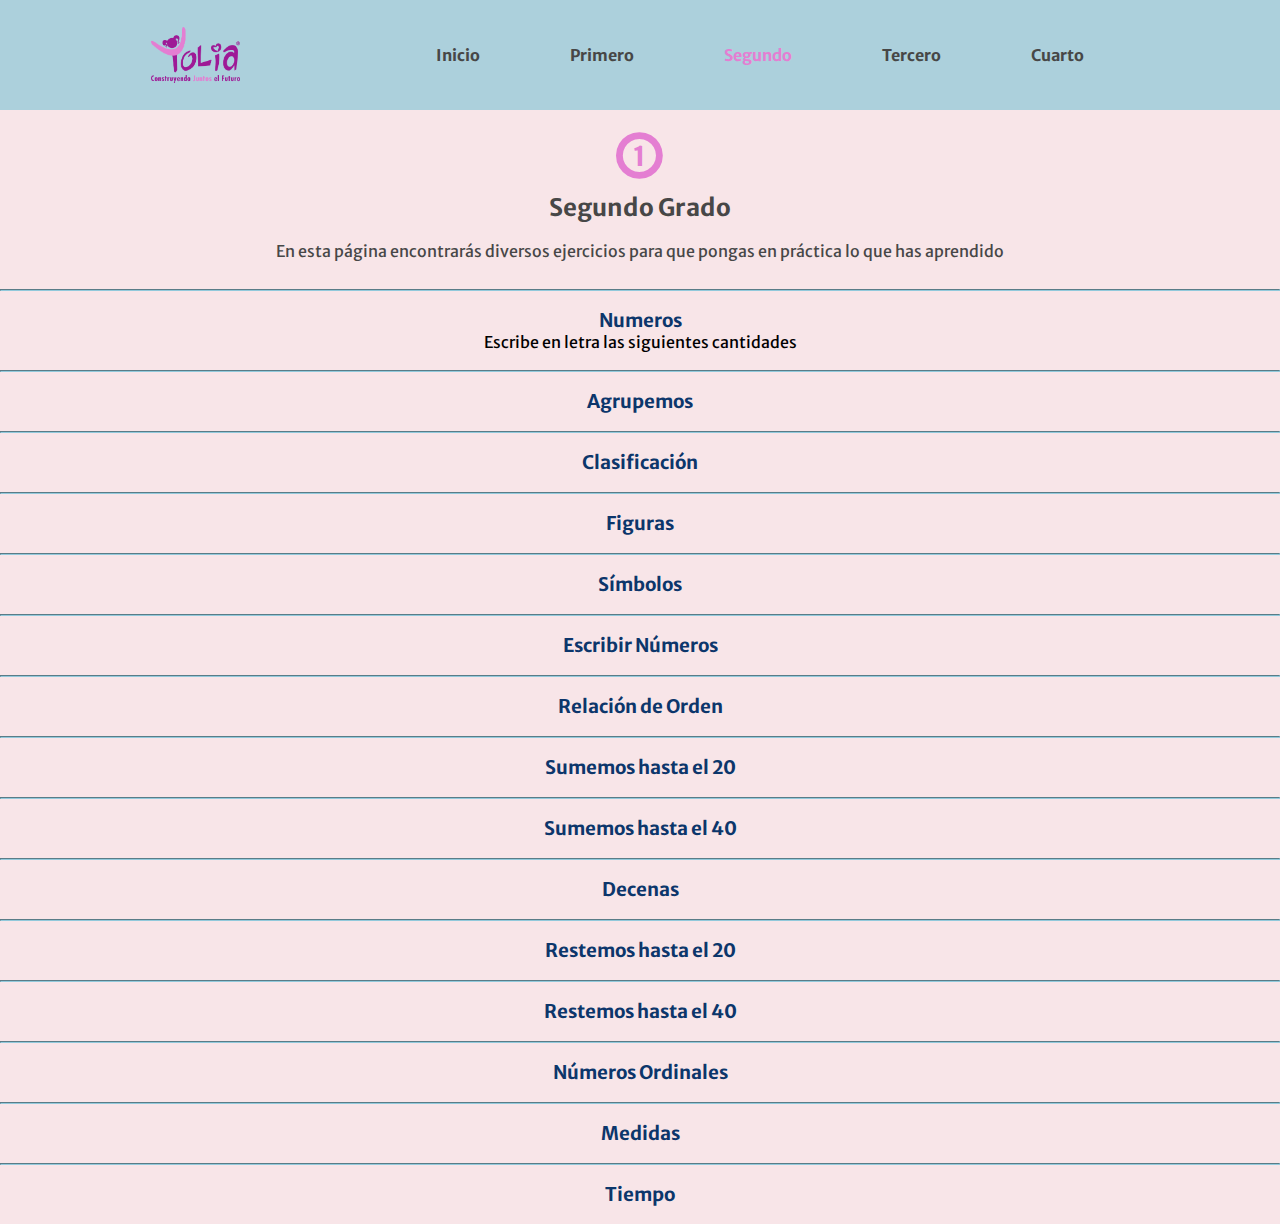
<file: segundo.html>
<!DOCTYPE html>
<html>
    <head>
        <meta charset="utf-8">
        <meta name="viewport" content="width=device-width, initial-scale=1, shrink-to-fit=no">
        <title>Yolia Educación</title>
        <link rel="stylesheet" href="css/styles.css">
        <link rel="preconnect" href="https://fonts.googleapis.com">
        <link rel="preconnect" href="https://fonts.gstatic.com" crossorigin>
        <link rel="stylesheet" href="https://cdnjs.cloudflare.com/ajax/libs/font-awesome/4.7.0/css/font-awesome.min.css">
        <link href="https://fonts.googleapis.com/css2?family=Merriweather+Sans:wght@300&display=swap" rel="stylesheet"> 
    </head>
    <body>
        <div class="nav">
            <img src="images/logo.png">
            <ol id="navList">
                <li><a href="index.html">Inicio</a></li>
    
                <li><a href="segundo.html">Primero</a></li>
                <li><a class="active" href="segundo.html">Segundo</a></li>
                <li><a href="tercero.html">Tercero</a></li>
                <li><a href="cuarto.html">Cuarto</a></li>
            </ol>
        </div>

        <div class="grade-title">
            <span class="fa-stack" style="color: #e47ed2;">
                <span class="fa fa-circle-o fa-stack-2x"></span>
                <strong class="fa-stack-1x"> 1 </strong>
            </span>
            <h2>Segundo Grado</h2>
            <p style="margin: 2vh 0;">En esta página encontrarás diversos ejercicios para que pongas en práctica lo que has aprendido</p>
        </div>

        <div class="content">
            <hr>
            <div class="tema">
                <h3>Numeros</h3>
                <p> Escribe en letra las siguientes cantidades</p>
            </div>
            <hr>
        <div class="tema">
                <h3>Agrupemos</h3>
            </div>
            <hr>
            <div class="tema">
                <h3>Clasificación</h3>
            </div>
            <hr>
            <div class="tema">
                <h3>Figuras</h3>
            </div>
            <hr>
            <div class="tema">
                <h3>Símbolos</h3>
            </div>
            <hr>
            <div class="tema">
                <h3>Escribir Números</h3>
            </div>
            <hr>
             <div class="tema">
                <h3>Relación de Orden</h3>
            </div>
            <hr>
            <div class="tema">
                <h3>Sumemos hasta el 20</h3>
            </div>
            <hr>
             <div class="tema">
                <h3>Sumemos hasta el 40</h3>
            </div>
            <hr>
            <div class="tema">
            <h3>Decenas</h3>
            </div>
            <hr>
            <div class="tema">
                <h3>Restemos hasta el 20</h3>
            </div>
            <hr>
            <div class="tema">
                <h3>Restemos hasta el 40</h3>
            </div>
            <hr>
            <div class="tema">
            <h3>Números Ordinales</h3>
            </div>
            <hr>
            <div class="tema">
                <h3>Medidas</h3>
            </div>
            <hr>
            <div class="tema">
                <h3>Tiempo</h3>
            </div>
        </div>
    </body>

</html>
</file>
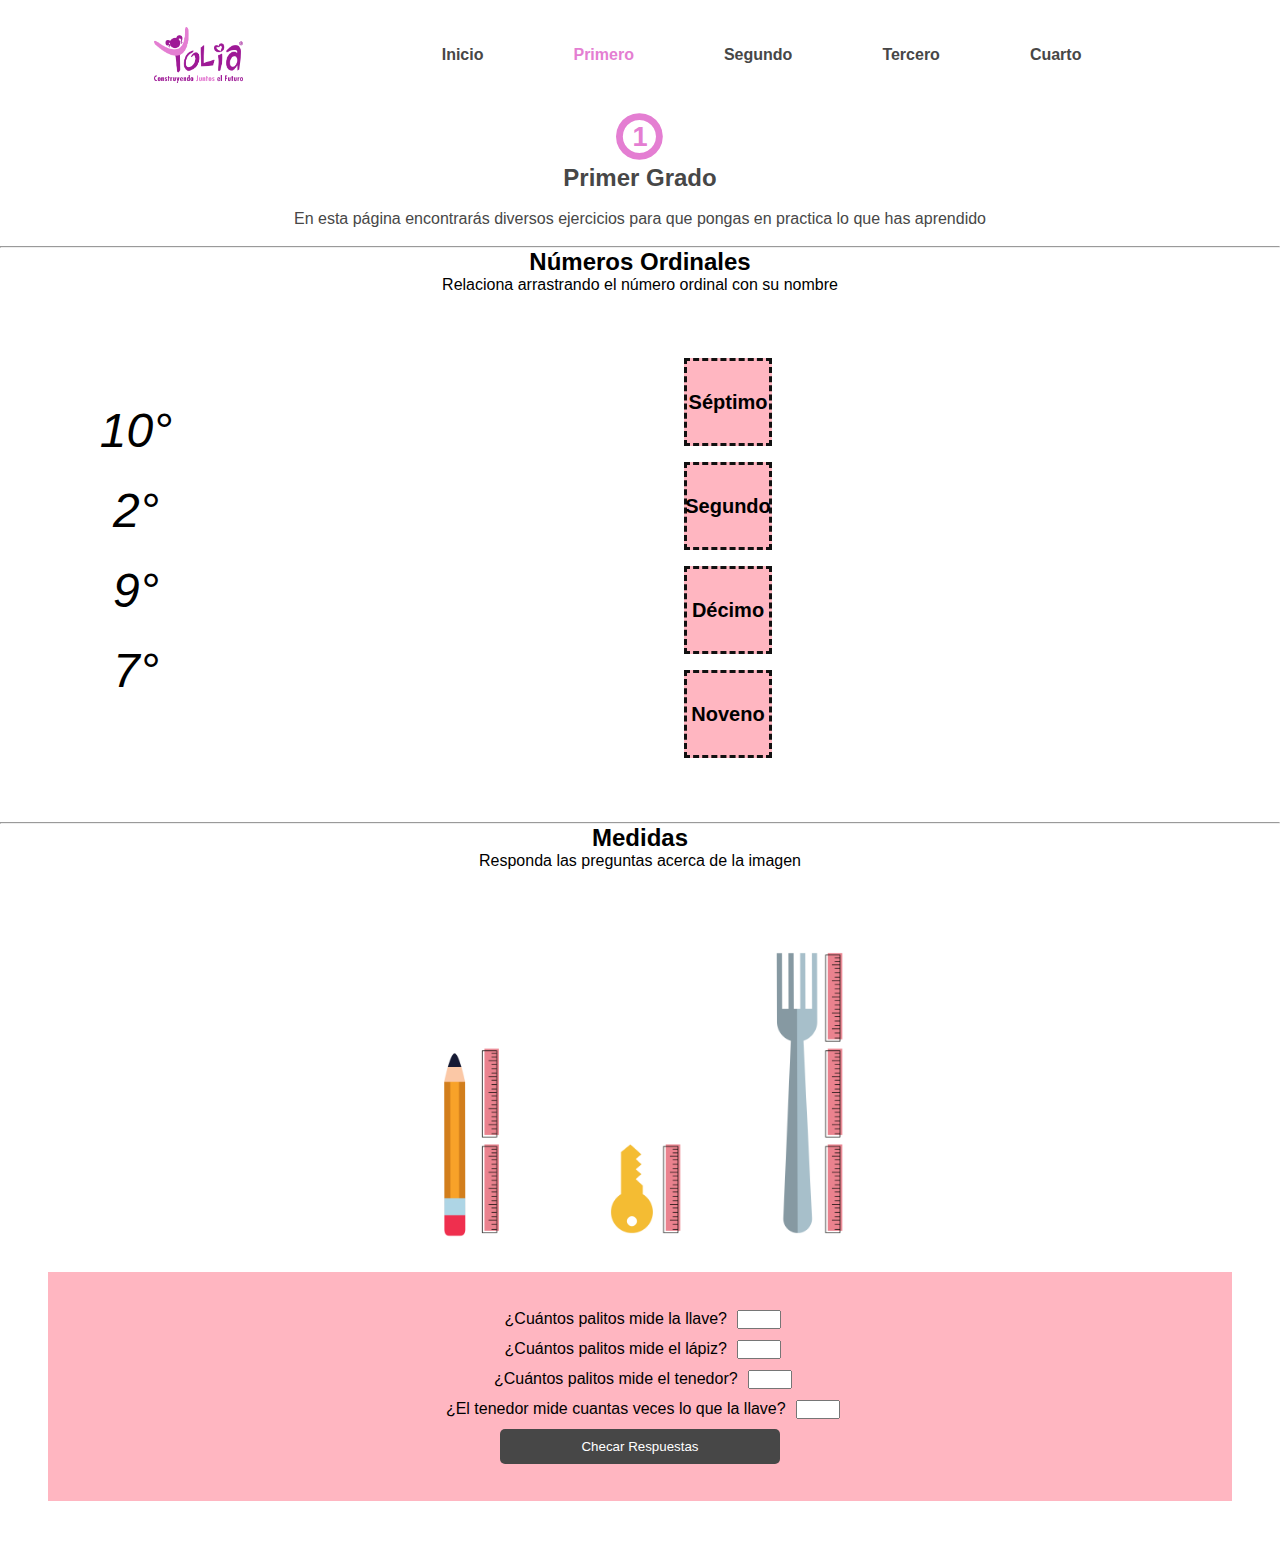
<file: primero_avance/primero.html>
<!DOCTYPE html>
<html lang="es">
<head>
    <meta charset="utf-8">
    <meta name="viewport" content="width=device-width, initial-scale=1.0, shrink-to-fit=no">
    <title>Test Juegos Yolia</title>
    <link rel="stylesheet" href="css/styles.css">
    <link rel="preconnect" href="https://fonts.googleapis.com">
    <link rel="preconnect" href="https://fonts.gstatic.com" crossorigin>
    <link rel="stylesheet" href="https://cdnjs.cloudflare.com/ajax/libs/font-awesome/4.7.0/css/font-awesome.min.css">
</head>
<body>
    <div class="nav">
        <img src="images/logo.png">
        <ol id="navList">
            <li><a href="index.html">Inicio</a></li>
            <li><a class="active" href="primero.html">Primero</a></li>
            <li><a href="segundo.html">Segundo</a></li>
            <li><a href="tercero.html">Tercero</a></li>
            <li><a href="cuarto.html">Cuarto</a></li>
        </ol>
    </div>

    <div class="grade-title">
        <span class="fa-stack" style="color: #e47ed2;">
            <span class="fa fa-circle-o fa-stack-2x"></span>
            <strong class="fa-stack-1x"> 1 </strong>
        </span>
        <h2>Primer Grado</h2>
        <p style="margin: 2vh 0;">En esta página encontrarás diversos ejercicios para que pongas en practica lo que has aprendido</p>
    </div>

    <div class="content">
        <hr>
        <div class="tema">
            <h2>Números Ordinales</h2>
            <p>Relaciona arrastrando el número ordinal con su nombre</p>
                <div class="ejercicio">
                    <section class="draggable-elements">
                        <ul>
                            <li><i class="draggable" id="number3" draggable="true">10°</i></li>
                            <li><i class="draggable" id="number2" draggable="true">2°</i></li>
                            <li><i class="draggable" id="number4" draggable="true">9°</i></li>
                            <li><i class="draggable" id="number1" draggable="true">7°</i></li>
                        </ul>
                    </section>
                    <section class="dropable-elements">
                        <div class="droppable" data-draggable-id="number1"><span>Séptimo</span></div>
                        <div class="droppable" data-draggable-id="number2"><span>Segundo</span></div>
                        <div class="droppable" data-draggable-id="number3"><span>Décimo</span></div>
                        <div class="droppable" data-draggable-id="number4"><span>Noveno</span></div>
                    </section>
                </div>

        </div>
        <hr>
        <div class="tema">
            <h2>Medidas</h2>
            <p>Responda las preguntas acerca de la imagen</p>
                <div class="ejercicio">
                    <img src="images/imagen_medidas.png" width="700">

                    <form id="medidas" name="medidas">
                        
                        <div>
                            <label for="pregunta1">¿Cuántos palitos mide la llave?</label>
                            <input type="number" id="pregunta1" name="pregunta1" min="1" max="5">
                        </div>
                        <div>
                            <label for="pregunta2">¿Cuántos palitos mide el lápiz?</label>
                            <input type="number" id="pregunta2" name="pregunta2" min="1" max="5">
                        </div>
                        <div>
                            <label for="pregunta3">¿Cuántos palitos mide el tenedor?</label>
                            <input type="number" id="pregunta3" name="pregunta3" min="1" max="5">
                        </div>
                        <div>
                            <label for="pregunta4">¿El tenedor mide cuantas veces lo que la llave?</label>
                            <input type="number" id="pregunta4" name="pregunta4" min="1" max="5">
                        </div>
                        <input class="btn" name="btn" type="submit" value="Checar Respuestas">
                        <div class="msg" name="msg"></div>
                    </form>
                </div>

        </div>
    </div>

    <script src="main.js"></script>

</body>
</html>
</file>
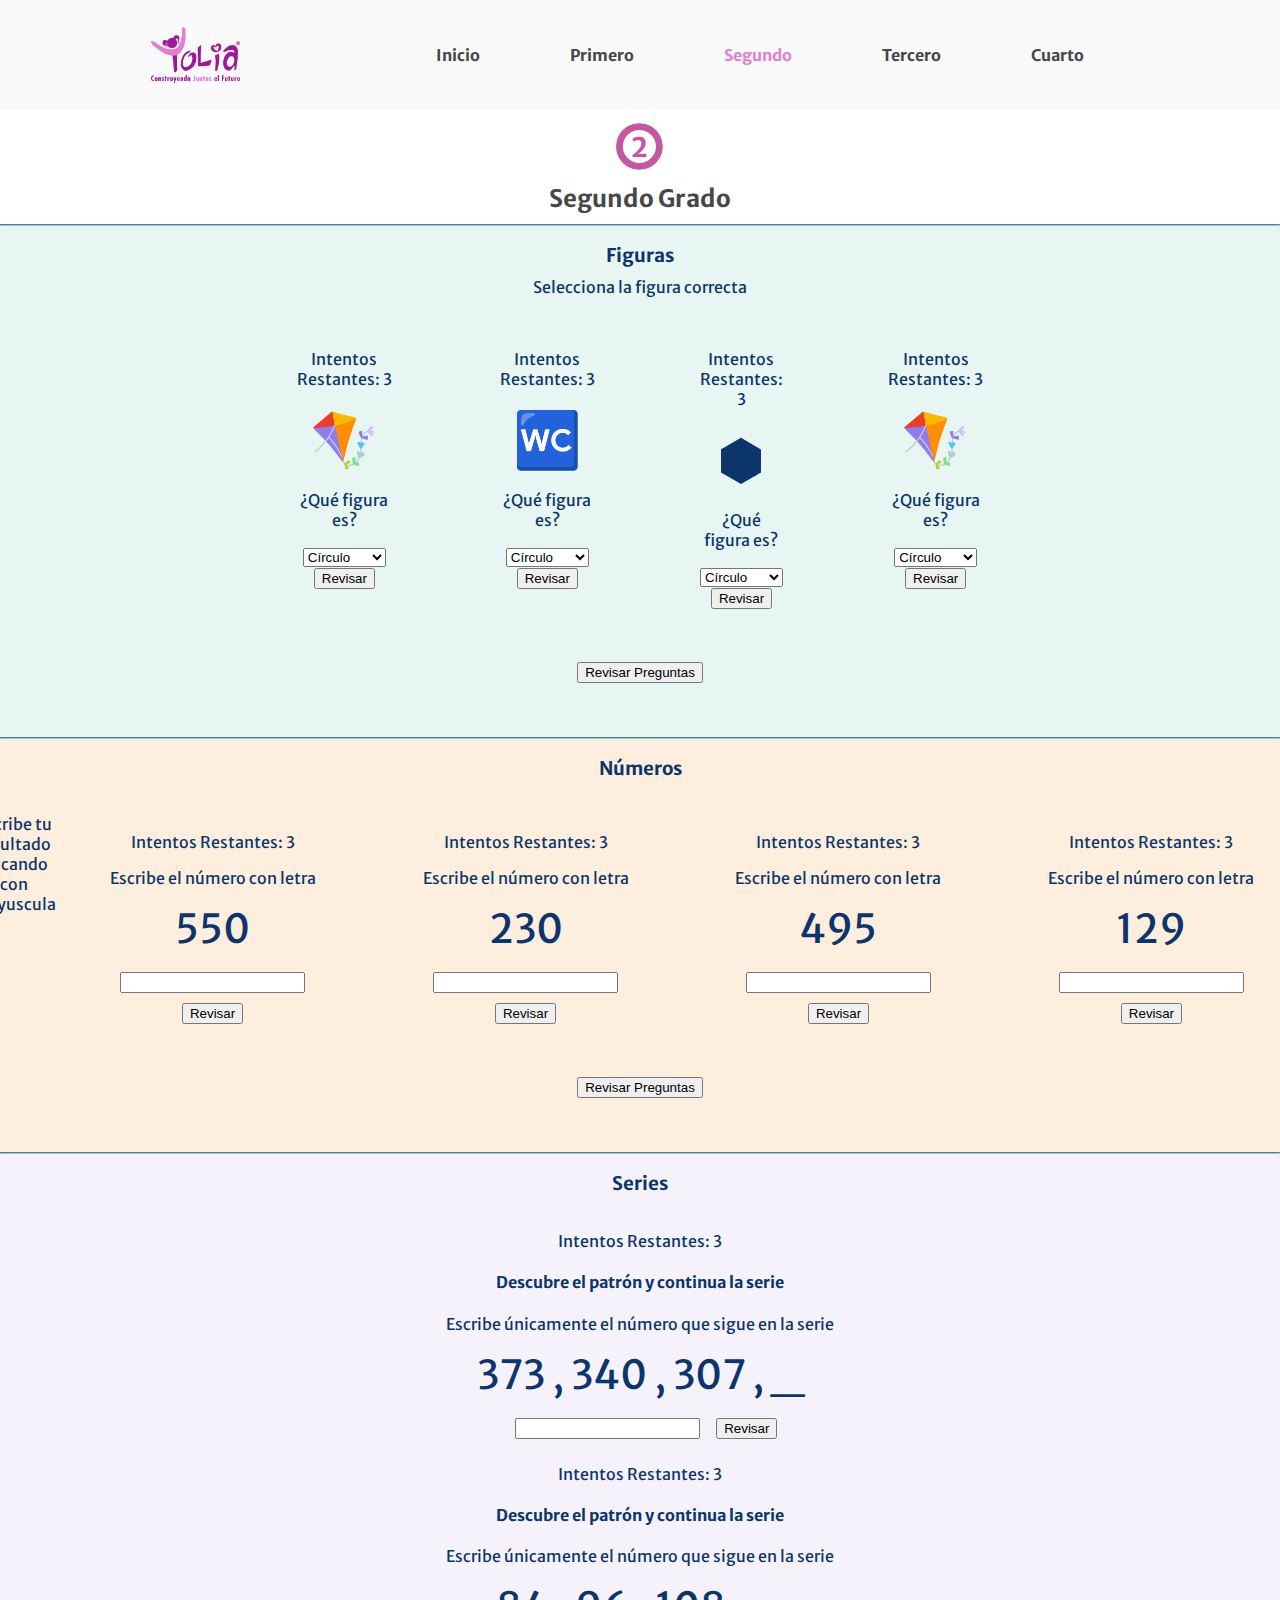
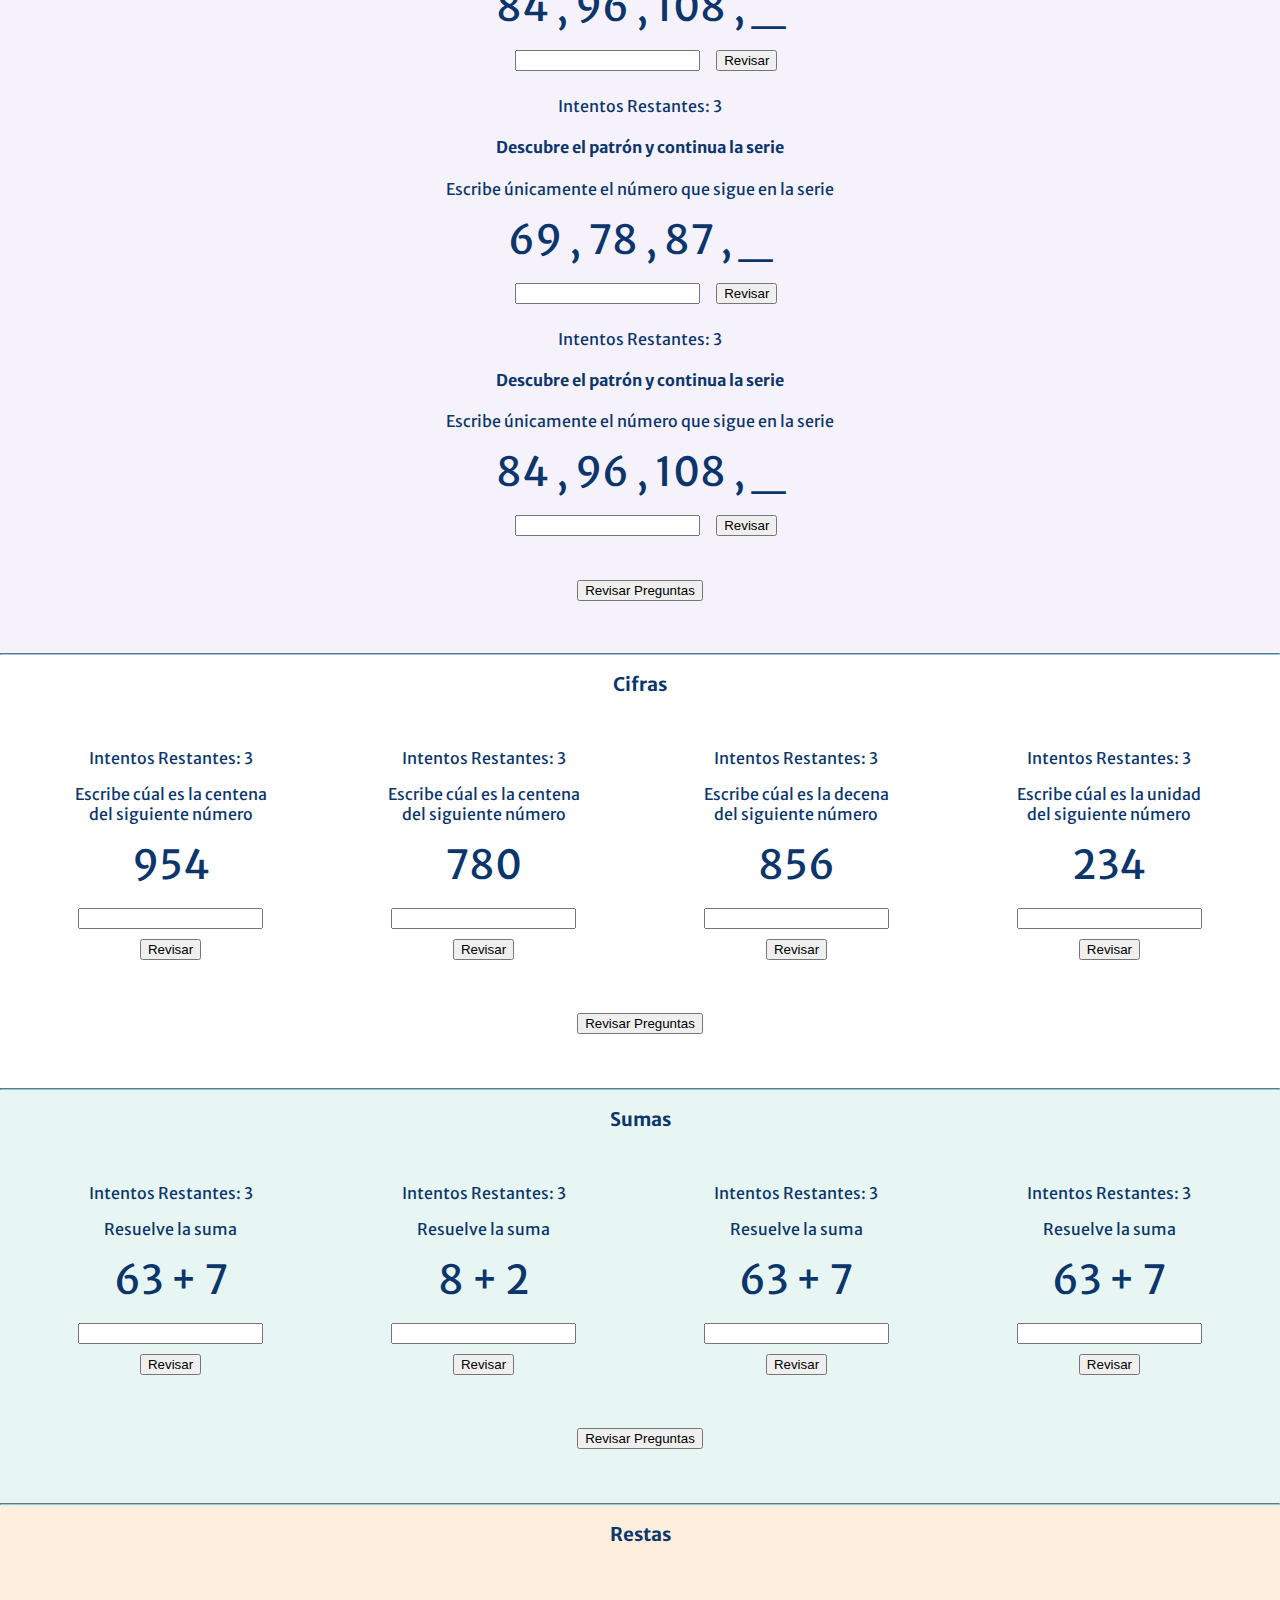
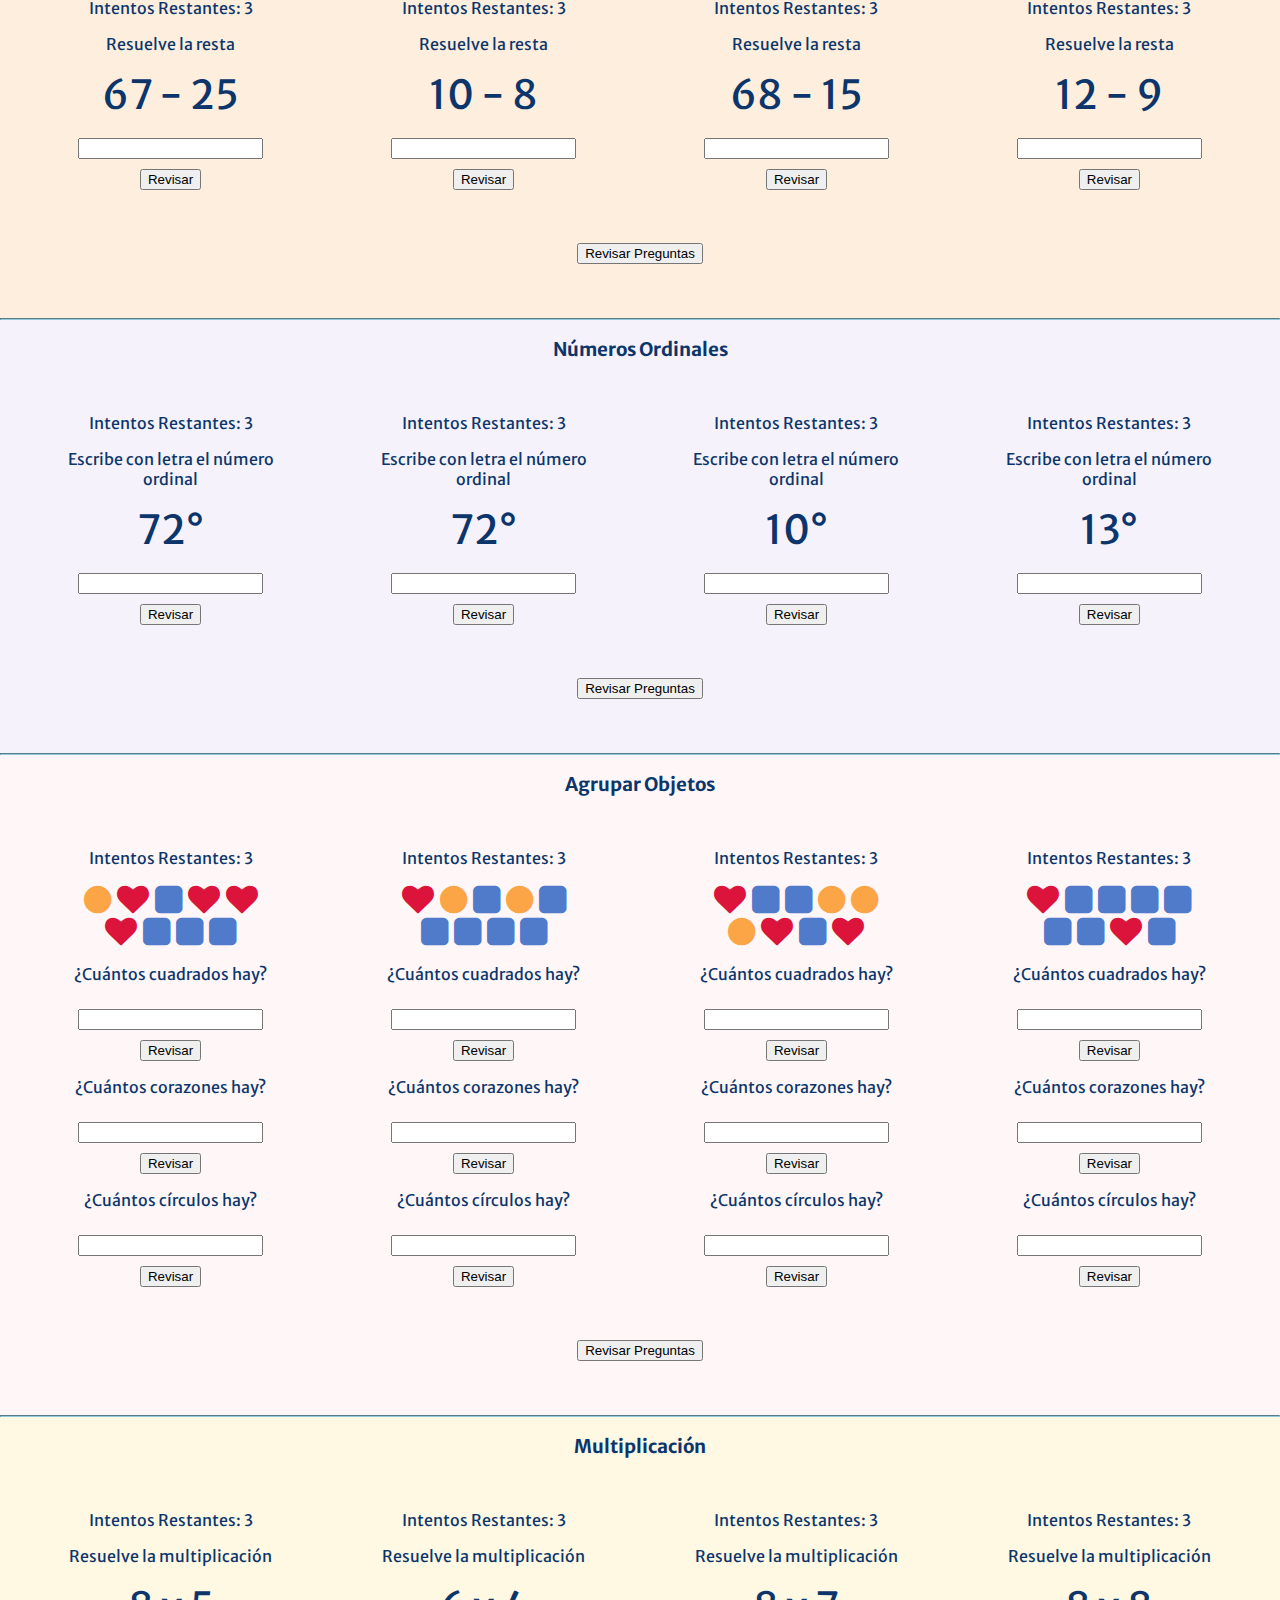
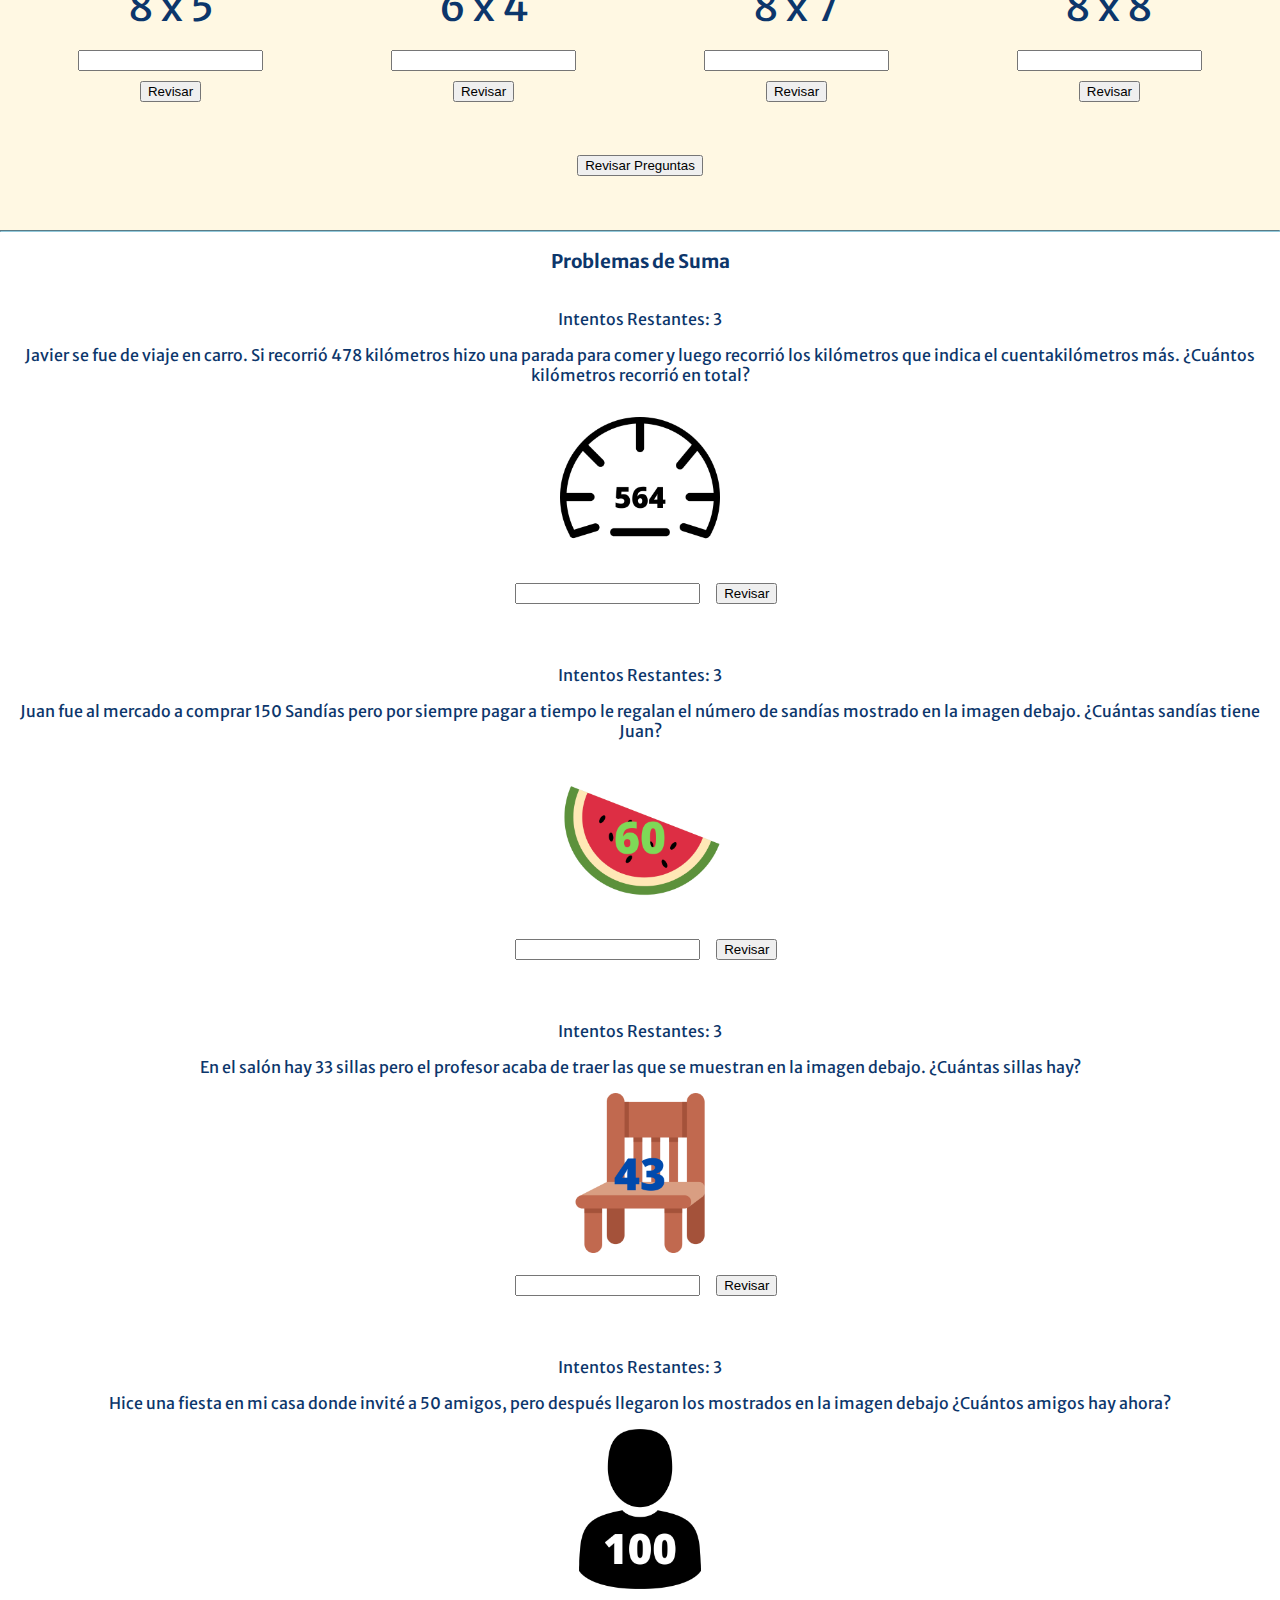
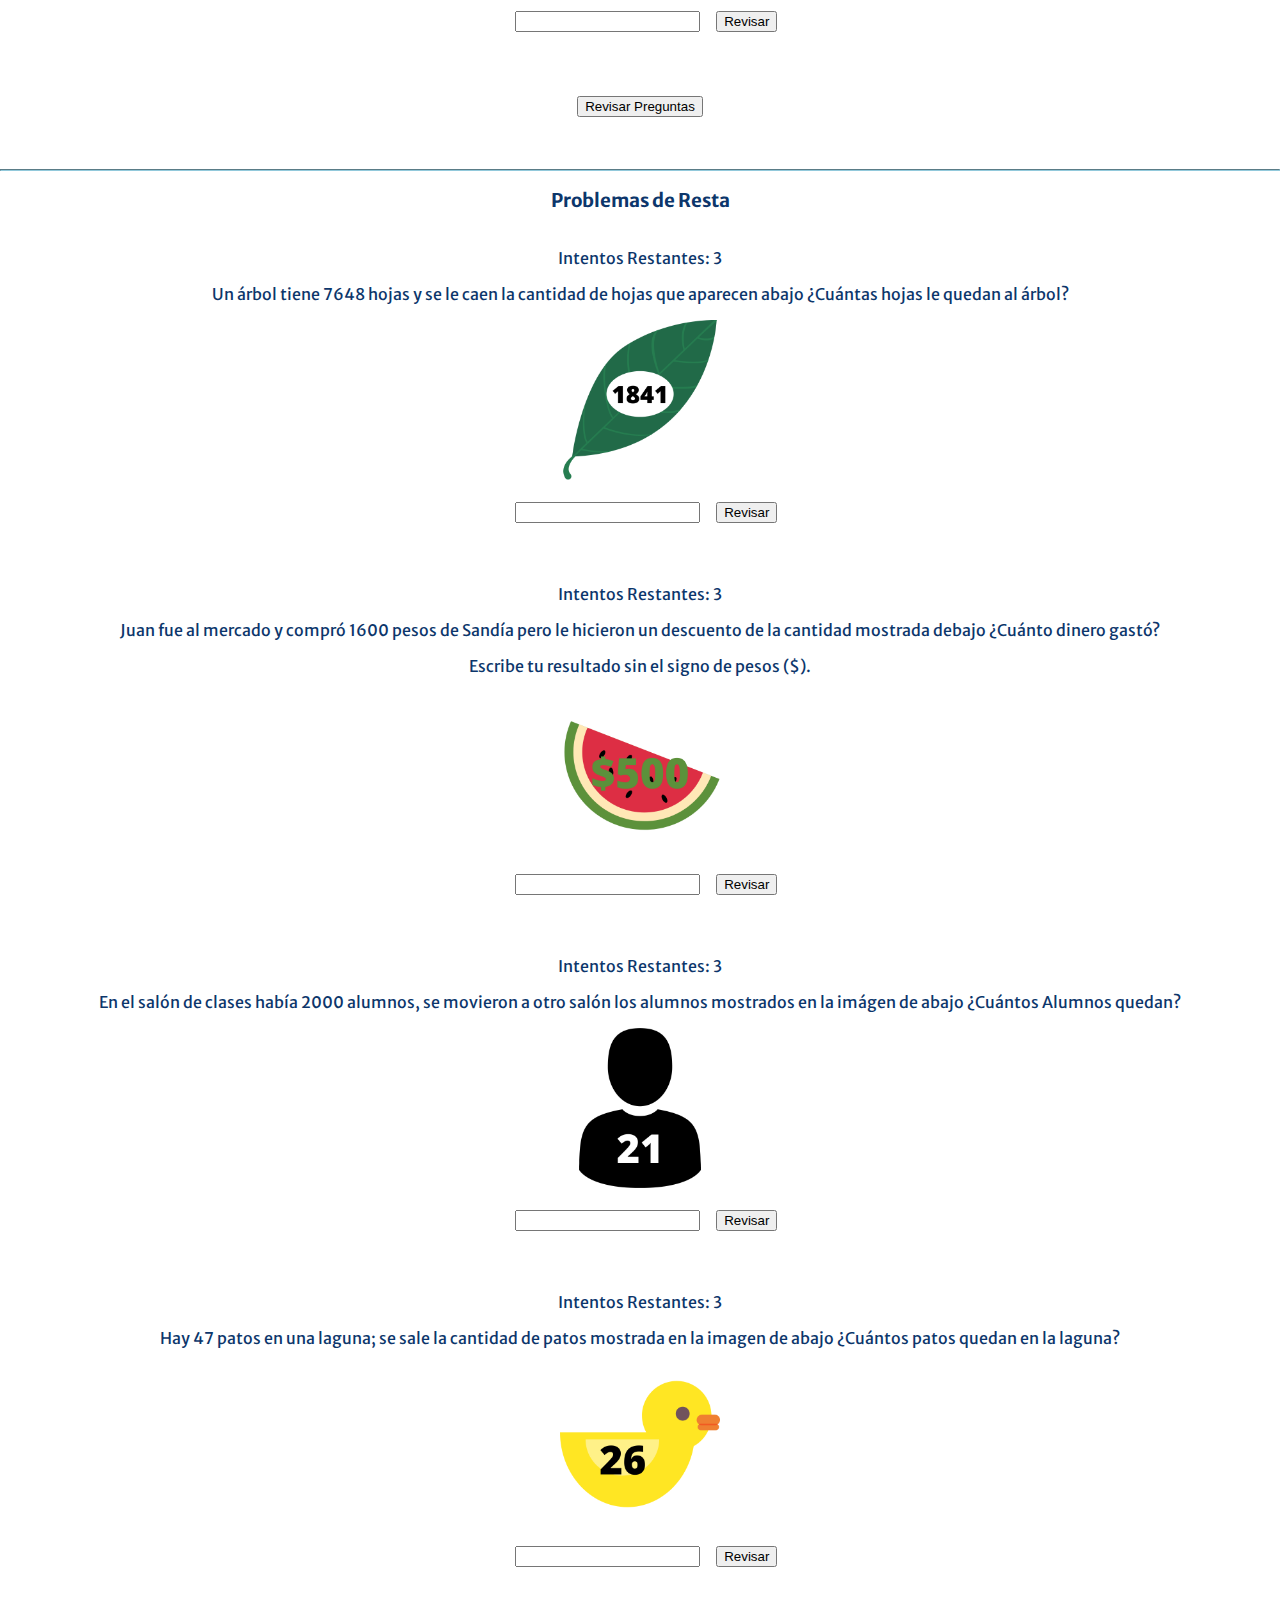
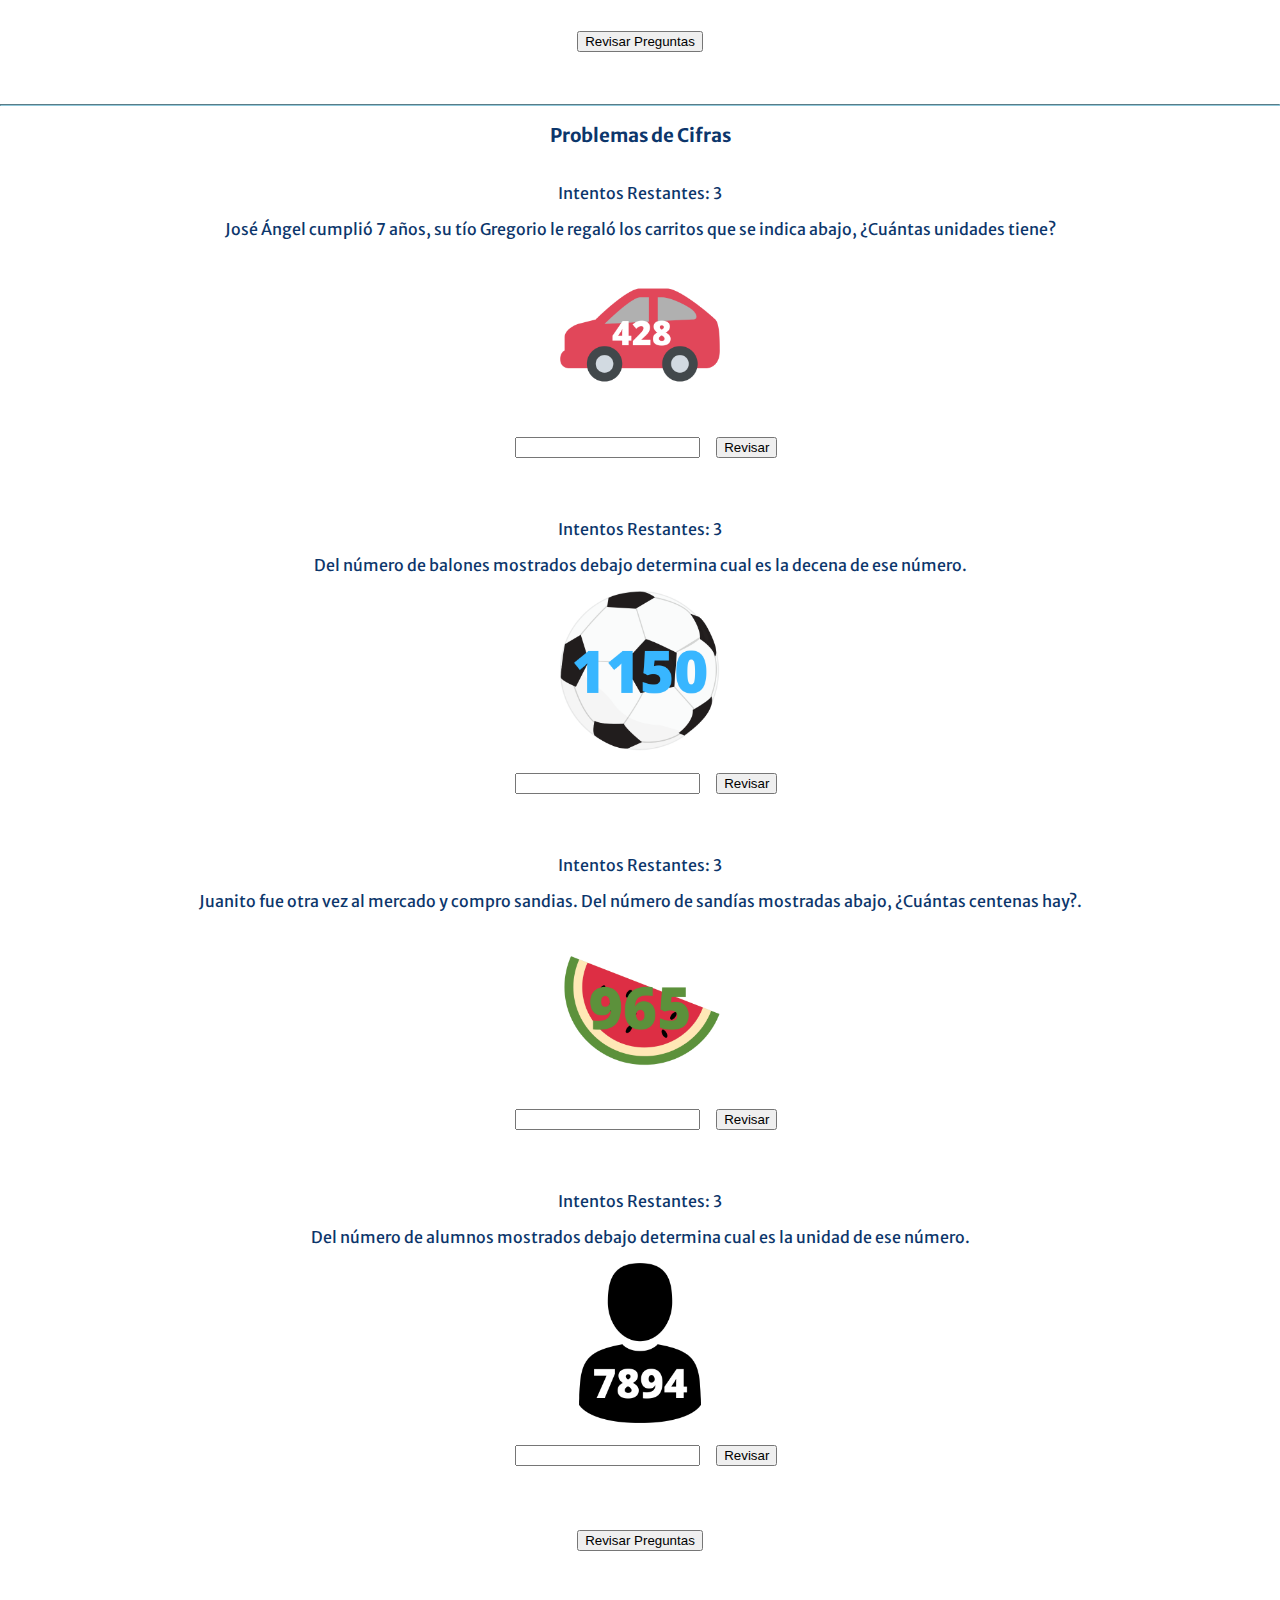
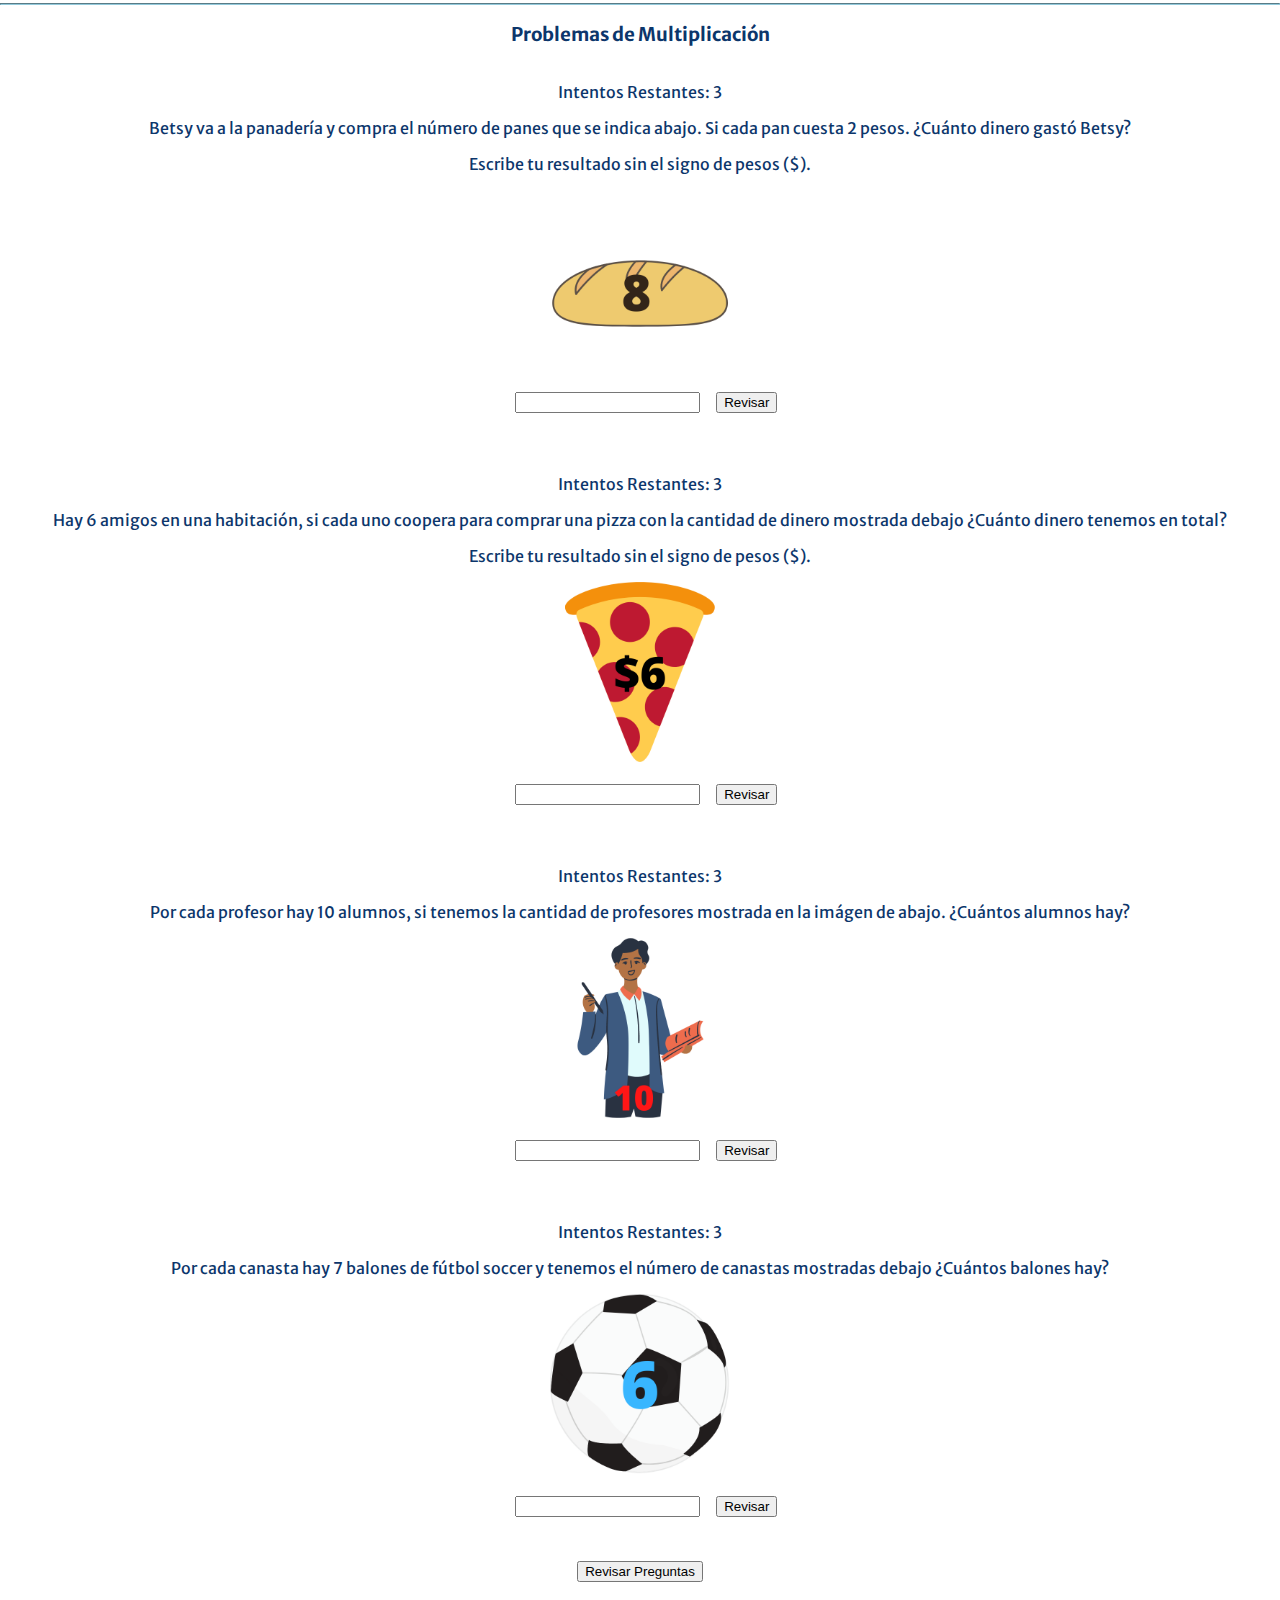
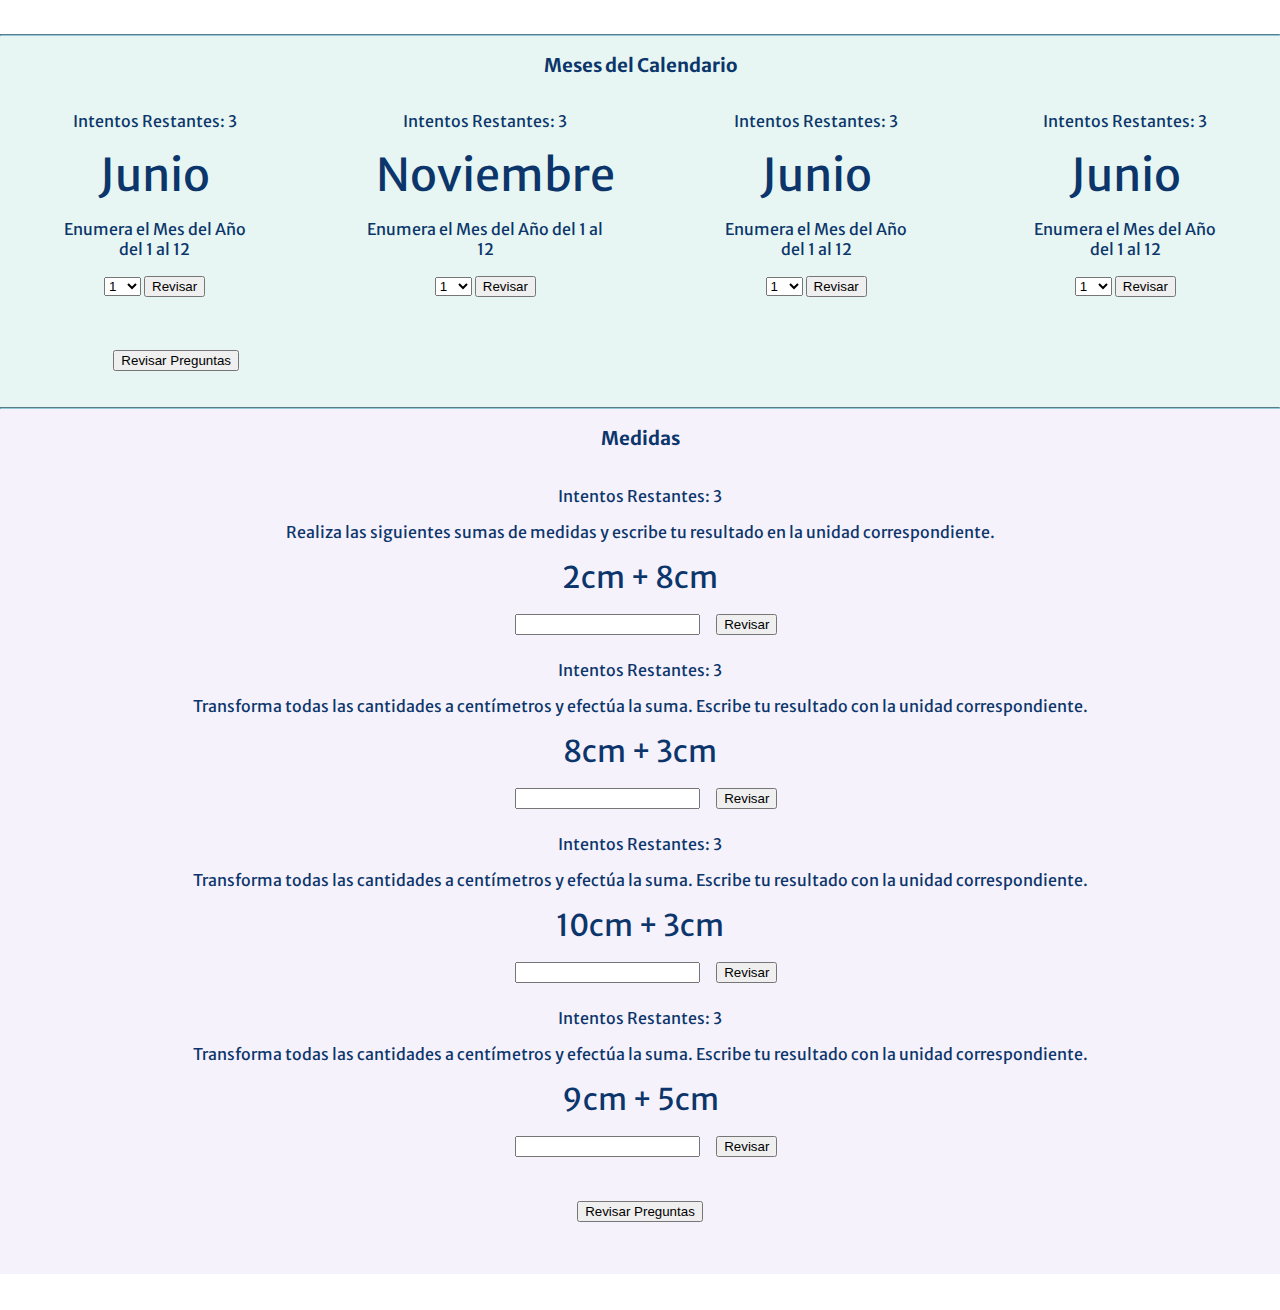
<file: segundo_new/segundo_new/segundo.html>
<!DOCTYPE html>
<html>
    <head>
        <meta charset="utf-8">
        <meta name="viewport" content="width=device-width, initial-scale=1, shrink-to-fit=no">
        <title>Yolia Educación</title>
        <link rel="stylesheet" href="css/styles.css">
        <link rel="preconnect" href="https://fonts.googleapis.com">
        <link rel="preconnect" href="https://fonts.gstatic.com" crossorigin>
        <link rel="stylesheet" href="https://cdnjs.cloudflare.com/ajax/libs/font-awesome/4.7.0/css/font-awesome.min.css">
        <link href="https://fonts.googleapis.com/css2?family=Merriweather+Sans:wght@300&display=swap" rel="stylesheet"> 
        <script src="javaScript/agrupemos.js"></script>
        <script src="javaScript/figuras.js"></script>
        <script src="javaScript/numeros.js"></script>
        <script src="javaScript/numeros-ord.js"></script>
        <script src="javaScript/centenas.js"></script>
        <script src="javaScript/sumas.js"></script>
        <script src="javaScript/restas.js"></script>
        <script src="javaScript/multi.js"></script>
        <script src="javaScript/series.js"></script>
        <script src="javaScript/problemas-suma.js"></script>
        <script src="javaScript/problemas-resta.js"></script>
        <script src="javaScript/problemas-cifras.js"></script>
        <script src="javaScript/problemas-multi.js"></script>
        <script src="javaScript/meses.js"></script>
        <script src="javaScript/medidas.js"></script>
      

    </head>
    <body>
        <div class="nav">
            <img src="images/logo.png">
            <ol id="navList">
                <li><a href="index.html">Inicio</a></li>
                <li><a href="primero.html">Primero</a></li>
                <li><a class="active "href="segundo.html">Segundo</a></li>
                <li><a href="tercero.html">Tercero</a></li>
                <li><a href="cuarto.html">Cuarto</a></li>
            </ol>
        </div>

        <div class="grade-title">
            <span class="fa-stack" style="color: #c756a1;">
                <span class="fa fa-circle-o fa-stack-2x"></span>
                <strong class="fa-stack-1x"> 2 </strong>
            </span>
            <h2>Segundo Grado</h2>
           
        </div>

        <div class="content">
            <hr>
            <div class="tema" style="background-color: #25ac8a1c;">
                <h3>Figuras</h3>
                <p style="margin-top: 10px;">Selecciona la figura correcta</p>
                <div class="ejercicios">
                    <ejercicio-figuras></ejercicio-figuras>
                </div>
            </div>
            <hr>
        <div class="tema" style="background-color: #fca4462f;">
                <h3>Números</h3>
                <div class="ejercicios">
                    <ejercicio-numeros></ejercicio-numeros>
                </div>
            </div>
            <hr>
            <div class="tema" style="background-color: #d0b8ed2f;">
                <h3>Series</h3>
                    <ejercicio-series></ejercicio-series>
            </div>
            <hr>
            <div class="tema" style="background-color: white">
                <h3>Cifras</h3>
                <div class="ejercicios">

                    <ejercicio-centenas></ejercicio-centenas>
                </div>
            </div>
            <hr>
            <div class="tema" style="background-color: #25ac8a1c;">
                <h3>Sumas</h3>
                <div class="ejercicios">
                    <ejercicio-sumas></ejercicio-sumas>
                </div>
            </div>
            <hr>
            <div class="tema"  style="background-color: #fca4462f;">
                <h3>Restas</h3>
                <div class="ejercicios">
                    <ejercicio-restas></ejercicio-restas>   
                </div>
            </div>
            <hr>
            <div class="tema" style="background-color: #d0b8ed2f;">
                <h3>Números Ordinales</h3>
                <div class="ejercicios">
                    <ejercicio-numeros-ord></ejercicio-numeros-ord>
                </div>
            </div>
            <hr>
            <div class="tema" style="background-color: #ff8ca715;">
                <h3>Agrupar Objetos</h3>
                <div class="ejercicios">
                    <ejercicio-agrupemos></ejercicio-agrupemos>
                </div>
            </div>
            <hr>
            <div class="tema" style="background-color: #ffc0011c;">
                <h3>Multiplicación</h3>
                <div class="ejercicios">
                    <ejercicio-multi></ejercicio-multi>
                </div>
            </div>
            <hr>
             <div class="tema">
                <h3>Problemas de Suma</h3>
                <div class="ejercicios" >
                    <ejercicio-prob-suma></ejercicio-prob-suma>

                </div>
            </div>
            <hr>
            <div class="tema">
                <h3>Problemas de Resta</h3>
                    <div class="ejercicios">
                        <ejercicio-prob-resta></ejercicio-prob-resta>

                    </div>
            </div>
            <hr>
            <div class="tema">
                <h3>Problemas de Cifras</h3>
                    <div class="ejercicios">
                        <ejercicio-prob-cifra></ejercicio-prob-cifra>
                    </div>
            </div>
            <hr>
            <div class="tema">
                <h3>Problemas de Multiplicación</h3>
                    <div class="ejercicios">
                        <ejercicio-prob-multi></ejercicio-prob-multi>
                    </div>
            </div>
            <hr>
            <div class="tema" style="background-color: #25ac8a1c;">
                <h3>Meses del Calendario</h3>
                    <div class="ejercicios">
                        <ejercicio-meses></ejercicio-meses>
                    </div>
            </div>
            <hr>
            <div class="tema" style="background-color: #d0b8ed2f;">
                <h3>Medidas</h3>
                    <ejercicio-medidas></ejercicio-medidas>
            </div>
            <div class="tema">
            </div>
        </div>
    </body>

</html>
</file>
<file: primero/css/styles.css>
/*
Colores
#fca546
#ffbf01
#25ac8a
#4f7bca
#d0b8ed
#ff8ca7
*/

*{
    margin: 0;
    padding: 0; 
    box-sizing: border-box;
}

html{
    background-color: white;
    /* font-family: 'Poppins', sans-serif; */
    font-family: 'Merriweather Sans', sans-serif;
}

body{
    width: 100%;
    height: 100%;
}

/*Index*/
.nav {
    display: flex;
    align-items: center;
    justify-content: space-evenly;
    background-color: hsl(0, 0%, 98%)
}

.nav img {
    width: 7vw;
    height: auto;
    margin: 3vh 0vw;
}

.nav ol {
    display: flex;
    list-style-type: none;
}

.nav li {
    padding: 2vh 5vh;

}

.nav a{
    text-decoration: none;
    color:#474747;
    font-weight: bold;
}

.nav a:hover{
    color: #9e1a96;
}

.nav .active{
    color: #e47ed2;
}

.description{
    background-color: rgb(218, 218, 218);
    color: #0C366B;
    display: flex;
    flex-direction: column;
    justify-content: center;
    align-content: center;
    padding: 2vh;
}

.description p {
    font-size: 2.5vh;
    text-align: center;
    padding: 2vh 8vw;
}

.description h3{
    text-align: center;
}

.grades{
    display: flex;
    justify-content: center;
    align-content: center;
}

.grade{
    margin: 5vh 4vw;
    text-align: center;
}

.grade h3{
    margin-bottom: 1.3vh;
}

.grade ol{
    list-style-position: inside;
    text-align: left;

}

.grade ul{
    list-style-position: inside;
    list-style-type: none;
    color:#0C366B;
}

.grade ul li {
    padding: 10px 18px;
    border-bottom: 2px solid #9e1a96;
}

.grade li{
    margin: .7vh 0;
}

.fa-stack { 
    font-size: 1.5em;
    margin-bottom: 1vh;
}

/*Primero*/
.content{
    display: flex;
    flex-direction: column;
}

.tema{
    width: 100%;
    padding: 2vh 0;
    display: flex;
    flex-direction: column;
    color:#0C366B;
    text-align: center;
}

.ejercicios{
    display: flex;
    flex-direction: row;
    justify-content: center;
}

ejercicio-a-contar{
    margin: 2vh 4vw; 
    max-width: 250px;
}

ejercicio-figuras{
    margin: 2vh 4vw; 
    max-width: 250px;
}

ejercicio-figuras-esp{
    margin: 2vh 4vw; 
    max-width: 250px;
}

ejercicio-numeros{
    margin: 2vh 4vw; 
    max-width: 250px;
}

ejercicio-agrupemos{
    margin: 2vh 4vw; 
    max-width: 250px;
}

ejercicio-clasificar{
    margin: 2vh 4vw; 
    max-width: 250px;
}

ejercicio-simbolos{
    margin: 2vh 4vw; 
    max-width: 250px;
}

.grade-title{
    width: 100%;
    padding:10px;
    display: flex;
    flex-direction: column;
    justify-content: center;
    text-align: center;
    color: #474747;
}

.grade-title .fa-stack { 
    font-size: 1.7em;
    align-self: center;
}

#index-grades:hover{ 
    width: 100%;
    font-size: 2em;
}

hr{
    border-color: #92C9DB;
    border-width: .1px;
}

#leyenda{
    display: flex;
    flex-direction: column;
    justify-content: center;
    align-items: center;
    margin: 2vh 0;
}
#leyenda p{
    margin: 3vh 0;
    padding: 2vh 3vw;
    border: 3px solid #0c366b;
    border-radius: 6px;
}
</file>
<file: segundo_new/segundo_new/css/styles.css>
/*
Colores
#fca546
#ffbf01
#25ac8a
#4f7bca
#d0b8ed
#ff8ca7
*/

*{
    margin: 0;
    padding: 0; 
    box-sizing: border-box;
}

html{
    background-color: white;
    /* font-family: 'Poppins', sans-serif; */
    font-family: 'Merriweather Sans', sans-serif;
}

body{
    width: 100%;
    height: 100%;
}

/*Index*/
.nav {
    display: flex;
    align-items: center;
    justify-content: space-evenly;
    background-color: hsl(0, 0%, 98%)
}

.nav img {
    width: 7vw;
    height: auto;
    margin: 3vh 0vw;
}

.nav ol {
    display: flex;
    list-style-type: none;
}

.nav li {
    padding: 2vh 5vh;

}

.nav a{
    text-decoration: none;
    color:#474747;
    font-weight: bold;
}

.nav a:hover{
    color: #9e1a96;
}

.nav .active{
    color: #e47ed2;
}

.description{
    background-color: rgb(218, 218, 218);
    color: #0C366B;
    display: flex;
    justify-content: center;
    align-content: center;
    padding: 2vh;
}

.grades{
    display: flex;
    justify-content: center;
    align-content: center;
}

.grade{
    margin: 5vh 4vw;
    text-align: center;
}

.grade h3{
    margin-bottom: 1.3vh;
}

.grade ol{
    list-style-position: inside;
    text-align: left;

}

.grade ul{
    list-style-position: inside;
    list-style-type: none;
    color:#0C366B;
}

.grade ul li {
    padding: 10px 18px;
    border-bottom: 2px solid #9e1a96;
}

.grade li{
    margin: .7vh 0;
}

.fa-stack { 
    font-size: 1.5em;
    margin-bottom: 1vh;
}

/*Primero*/
.content{
    display: flex;
    flex-direction: column;
}

.tema{
    width: 100%;
    padding: 2vh 0;
    display: flex;
    flex-direction: column;
    color:#0C366B;
    text-align: center;
}

.ejercicios{
    display: flex;
    flex-direction: row;
    justify-content: center;
}

ejercicio-a-contar{
    margin: 2vh 4vw; 
    max-width: 250px;
}

ejercicio-figuras{
    margin: 2vh 4vw; 
    max-width: 250px;
}

ejercicio-figuras-esp{
    margin: 2vh 4vw; 
    max-width: 250px;
}

ejercicio-numeros{
    margin: 2vh 4vw; 
    max-width: 250px;
}

ejercicio-numeros-ord{
    margin: 2vh 4vw; 
    max-width: 250px;
}

ejercicio-agrupemos{
    margin: 2vh 4vw; 
    max-width: 250px;
}

ejercicio-clasificar{
    margin: 2vh 4vw; 
    max-width: 250px;
}

ejercicio-simbolos{
    margin: 2vh 4vw; 
    max-width: 250px;
}

ejercicio-centenas{
    margin: 2vh 4vw; 
    max-width: 250px;
}

ejercicio-sumas{
    margin: 2vh 4vw; 
    max-width: 250px;
}

ejercicio-restas{
    margin: 2vh 4vw; 
    max-width: 250px;
}

ejercicio-multi{
    margin: 2vh 4vw; 
    max-width: 250px;
}

/* ejercicio-series{
    margin: 4vh 8vw; 
    max-width: 500px;
}  */


.grade-title{
    width: 100%;
    padding:10px;
    display: flex;
    flex-direction: column;
    justify-content: center;
    text-align: center;
    color: #474747;
}

.grade-title .fa-stack { 
    font-size: 1.7em;
    align-self: center;
}

#index-grades:hover{ 
    width: 100%;
    font-size: 2em;
}

hr{
    border-color: #92C9DB;
    border-width: .1px;
}
</file>
<file: css/styles-cuarto.css>
*{
    margin: 0;
    padding: 0; 
    box-sizing: border-box;
}

html{
    background-color: rgb(248, 229, 232);
    /* font-family: 'Poppins', sans-serif; */
    font-family: 'Merriweather Sans', sans-serif;
}

body{
    width: 100%;
    height: 100%;
}

/*Index*/
.nav {
    display: flex;
    align-items: center;
    justify-content: space-evenly;
    background-color: hsl(195, 41%, 77%)
}

.nav img {
    width: 7vw;
    height: auto;
    margin: 3vh 0vw;
}

.nav ol {
    display: flex;
    list-style-type: none;
}

.nav li {
    padding: 2vh 5vh;

}

.nav a{
    text-decoration: none;
    color:#474747;
    font-weight: bold;
}

.nav a:hover{
    color: #9e1a96;
}

.nav .active{
    color: #e47ed2;
}

.description{
    background-color: rgb(218, 218, 218);
    color: #0C366B;
    display: flex;
    justify-content: center;
    align-content: center;
    padding: 2vh;
}

.grades{
    display: flex;
    justify-content: center;
    align-content: center;
}

.grade{
    margin: 5vh 4vw;
    text-align: center;
}

.grade h3{
    margin-bottom: 1.3vh;
}

.grade ol{
    list-style-position: inside;
    text-align: left;

}

.grade ul{
    list-style-position: inside;
    list-style-type: none;
    color:#0C366B;
}

.grade ul li {
    padding: 10px 18px;
    border-bottom: 2px solid #9e1a96;
}

.grade li{
    margin: .7vh 0;
}

.fa-stack { 
    font-size: 1.5em;
    margin-top: 1vh;
    margin-bottom: 1vh;
}

/*Primero*/
.content{
    display: flex;
    flex-direction: column;
}

.tema{
    margin: 2vh 0;
    width: 100%;
    display: flex;
    justify-content: center;
    align-content: center;
    flex-direction: column;
    text-align: center;
}
.tema h3 {
    color:#0C366B;
}

.grade-title{
    width: 100%;
    padding:10px;
    display: flex;
    flex-direction: column;
    justify-content: center;
    text-align: center;
    color: #474747;
}

.grade-title .fa-stack { 
    font-size: 1.7em;
    align-self: center;
}

#index-grades:hover{ 
    width: 100%;
    font-size: 2em;
}

hr{
    border-color: #92C9DB;
    border-width: .1px;
}

.pregunta-texto {
    padding-left: 10%;
    padding-right: 10%;
    text-align: center;
    display: flex;
    flex-direction: column;
    align-items: center;
    padding-top: 1em;
}
.pregunta-texto i {
    width: 2em;
    height: 2em;
    color: white;
    border-radius: 100%;
    justify-content: center;
    align-items: center;
    transform: scale(1.3);
    display: flex;
    margin-top: 1em;
    /* margin-bottom: 1em; */
}
.pregunta-texto h4 {
    margin-bottom: 1em;
    display: flex;
    flex-direction: column;
    align-items: center;
}
.pregunta-texto:first-child {
    margin-top: 2vh;
}

.pregunta {
    display: flex;
    align-items: center;
    flex-wrap: wrap;
    justify-content: center;
    padding-left: 5%;
    padding-right: 5%;
    margin-bottom: 1em;
}
/* Chrome, Safari, Edge, Opera */
.pregunta input::-webkit-outer-spin-button,
.pregunta input::-webkit-inner-spin-button {
  -webkit-appearance: none;
  margin: 0;
}
/* Firefox */
.pregunta input[type=number] {
    -moz-appearance: textfield;
}
.pregunta div {
    padding: 0.8em;
    margin: 0.5em;
    display: flex;
    flex-direction: column;
    justify-content: center;
    flex-wrap: wrap;
}
.pregunta input {
    background-color: #ffffffdd;
    border-radius: 5px;
    border: solid grey 2px;
    font: inherit;
    padding-left: 0.2em;
    padding-right: 0.2em;
    text-align: right; 
    width: 5em;
}
.pregunta p {
    text-align: center;
    margin-top: 1em;
}
.pregunta i {
    font-size: 20vh;
    padding-right: 2vh;
    padding-left: 2vh;
}

.parte {
    border-radius: 10px;
}

.sumas {
    text-align: right;
    width: 5em;
    padding-right: 0.2em;
    border-bottom: solid 1px;
    margin-bottom: 3px;
    padding-bottom: 3px;
}

.figuras{
    margin: 2vh 4vw; 
    max-width: 250px;
}

.mover {
    cursor: move;
    width: 3em;
    height: 3em;
    align-self: center;
    text-align: center;
    user-select: none;
    margin: 0;
    background-color: #d5d7e4;
    border-radius: 100%;
}
.mover:hover {
    transform: scale(1.1);
}

.correct {
    user-select: none;
    pointer-events: none;
}
.correct:hover {
    transform: none;
    cursor: no-drop;
}

.incorrect {
    background-color: #f4c1c1;
}

.drag-start {
    opacity: 0.4;
}

.drag-enter {
    background-color: #D0B8ED;
    opacity: 0.8;
}

.dropped {
    background-color: #D0B8ED;
}

button {
    background-color: #9e1a96;
    color: white;
    font: inherit;
    border: none;
    border-radius: 1em;
    cursor: pointer;
    align-self: center;
    margin-bottom: 1em;
}

button:hover{
    background-color: #0C366B;
}

.ejercicios{
    display: flex;
    flex-direction: row;
    justify-content: center;
}

ejercicio-figuras{
    margin: 2vh 4vw; 
    max-width: 250px;
}

.poligonales{
    width: 100%;
}

.boton-ejercicio{
    padding: .5em;
    background-color: darkcyan;
    font-size: 13px;
    margin-right: 5px;
    border-radius: 6px;
    color: white;
    border-color: #0C366B;
}

.boton-ejercicio:hover{
    background-color: #0C366B;
    border-color: darkcyan;
}

.notas{
    font-weight: bold;
}
</file>
<file: css/styles.css>
*{
    margin: 0;
    padding: 0; 
    box-sizing: border-box;
}

html{
    background-color: rgb(248, 229, 232);
    /* font-family: 'Poppins', sans-serif; */
    font-family: 'Merriweather Sans', sans-serif;
}

body{
    width: 100%;
    height: 100%;
}

/*Index*/
.nav {
    display: flex;
    align-items: center;
    justify-content: space-evenly;
    background-color: hsl(195, 41%, 77%)
}

.nav img {
    width: 7vw;
    height: auto;
    margin: 3vh 0vw;
}

.nav ol {
    display: flex;
    list-style-type: none;
}

.nav li {
    padding: 2vh 5vh;

}

.nav a{
    text-decoration: none;
    color:#474747;
    font-weight: bold;
}

.nav a:hover{
    color: #9e1a96;
}

.nav .active{
    color: #e47ed2;
}

.description{
    background-color: rgb(218, 218, 218);
    color: #0C366B;
    display: flex;
    flex-direction: column;
    justify-content: center;
    align-content: center;
    padding: 2vh;
}

.description p {
    font-size: 2.5vh;
    text-align: center;
    padding: 2vh 8vw;
}

.description h3{
    text-align: center;
}

.grades{
    display: flex;
    justify-content: center;
    align-content: center;
}

.grade{
    margin: 5vh 4vw;
    text-align: center;
}

.grade h3{
    margin-bottom: 1.3vh;
}

.grade ol{
    list-style-position: inside;
    text-align: left;

}

.grade ul{
    list-style-position: inside;
    list-style-type: none;
    color:#0C366B;
}

.grade ul li {
    padding: 10px 18px;
    border-bottom: 2px solid #9e1a96;
}

.grade li{
    margin: .7vh 0;
}

.fa-stack { 
    font-size: 1.5em;
    margin-top: 1vh;
    margin-bottom: 1vh;
}

/*Primero*/
.content{
    display: flex;
    flex-direction: column;
}

.tema{
    width: 100%;
    padding: 2vh 0;
    display: flex;
    justify-content: center;
    align-content: center;
    flex-direction: column;
    text-align: center;
}
.tema h3 {
    color:#0C366B;
}

.grade-title{
    width: 100%;
    padding:10px;
    display: flex;
    flex-direction: column;
    justify-content: center;
    text-align: center;
    color: #474747;
}

.grade-title .fa-stack { 
    font-size: 1.7em;
    align-self: center;
}

#index-grades:hover{ 
    width: 100%;
    font-size: 2em;
}

hr{
    border-color: #92C9DB;
    border-width: .1px;
}

.pregunta-texto {
    padding-left: 10%;
    padding-right: 10%;
    text-align: center;
    display: flex;
    flex-direction: column;
    align-items: center;
    padding-top: 1em;
}
.pregunta-texto i {
    width: 2em;
    height: 2em;
    color: white;
    border-radius: 100%;
    justify-content: center;
    align-items: center;
    transform: scale(1.3);
    display: flex;
    margin-top: 1em;
    /* margin-bottom: 1em; */
}
.pregunta-texto h4 {
    margin-bottom: 1em;
    display: flex;
    flex-direction: column;
    align-items: center;
}
.pregunta-texto:first-child {
    margin-top: 2vh;
}

.pregunta {
    display: flex;
    align-items: center;
    flex-wrap: wrap;
    justify-content: center;
    padding-left: 5%;
    padding-right: 5%;
    margin-bottom: 1em;
}
/* Chrome, Safari, Edge, Opera */
.pregunta input::-webkit-outer-spin-button,
.pregunta input::-webkit-inner-spin-button {
  -webkit-appearance: none;
  margin: 0;
}
/* Firefox */
.pregunta input[type=number] {
    -moz-appearance: textfield;
}
.pregunta div {
    padding: 0.8em;
    margin: 0.5em;
    display: flex;
    flex-direction: column;
    justify-content: center;
    flex-wrap: wrap;
}
.pregunta input {
    background-color: #ffffffdd;
    border-radius: 5px;
    border: solid grey 2px;
    font: inherit;
    padding-left: 0.2em;
    padding-right: 0.2em;
    text-align: right; 
    width: 5em;
}
.pregunta p {
    text-align: center;
    margin-top: 1em;
}
.pregunta i {
    font-size: 20vh;
    padding-right: 2vh;
    padding-left: 2vh;
}

.parte {
    border-radius: 10px;
}

.sumas {
    text-align: right;
    width: 5em;
    padding-right: 0.2em;
    border-bottom: solid 1px;
    margin-bottom: 3px;
    padding-bottom: 3px;
}

.figuras{
    margin: 2vh 4vw; 
    max-width: 250px;
}

.mover {
    cursor: move;
    width: 3em;
    height: 3em;
    align-self: center;
    text-align: center;
    user-select: none;
    margin: 0;
    background-color: #d5d7e4;
    border-radius: 100%;
}
.mover:hover {
    transform: scale(1.1);
}

.correct {
    user-select: none;
    pointer-events: none;
}
.correct:hover {
    transform: none;
    cursor: no-drop;
}

.incorrect {
    background-color: #f4c1c1;
}

ejercicio-agrupemos{
    margin: 2vh 4vw; 
    max-width: 250px;
}

ejercicio-clasificar{
    margin: 2vh 4vw; 
    max-width: 250px;
}

ejercicio-simbolos{
    margin: 2vh 4vw; 
    max-width: 250px;
}

.drag-start {
    opacity: 0.4;
}

.drag-enter {
    background-color: #D0B8ED;
    opacity: 0.8;
}

.dropped {
    background-color: #D0B8ED;
}

button {
    background-color: #9e1a96;
    color: white;
    font: inherit;
    border: none;
    border-radius: 1em;
    cursor: pointer;
    align-self: center;
    margin-bottom: 1em;
}

button:hover{
    background-color: #0C366B;
}

.ejercicios{
    display: flex;
    flex-direction: row;
    justify-content: center;
}

ejercicio-figuras{
    margin: 2vh 4vw; 
    max-width: 250px;
}

.poligonales{
    width: 100%;
}

.boton-ejercicio{
    padding: .5em;
    background-color: darkcyan;
    font-size: 13px;
    margin-right: 5px;
    border-radius: 6px;
    color: white;
    border-color: #0C366B;
}

.boton-ejercicio:hover{
    background-color: #0C366B;
    border-color: darkcyan;
}
</file>
<file: primero_avance/css/styles.css>
*{
    margin: 0;
    padding: 0; 
    box-sizing: border-box;
}

html{
    background-color: white;
    font-family: 'Poppins', sans-serif;
}

body{
    width: 100%;
    height: 100%;
}

.nav {
    display: flex;
    align-items: center;
    justify-content: space-evenly;
}

.nav img {
    width: 7vw;
    height: auto;
    margin: 3vh 0vw;
}

.nav ol {
    display: flex;
    list-style-type: none;

}

.nav li {
    padding: 2vh 5vh;

}

.nav a{
    text-decoration: none;
    color:#474747;
    font-weight: bold;
}

.nav a:hover{
    color: #9e1a96;
}

.nav .active{
    color: #e47ed2;
}

.content{
    display: flex;
    flex-direction: column;
}

.grade-title{
    width: 100%;
    display: flex;
    flex-direction: column;
    justify-content: center;
    text-align: center;
    color: #474747;
}


.tema{
    margin: 0rem;
    width: 100%;
    text-align: center;
    justify-content: center;
    align-content: center;
}

.ejercicio{
    margin: 3rem;
    align-content: center;


}

.grade-title .fa-stack { 
    font-size: 1.7em;
    align-self: center;
}

ul {
    list-style-type: none
}

.draggable-elements {
    float: left;
    justify-content: left;
    margin: 2rem;
}

.droppable-elements {
    float: right;
    justify-content: right;
    margin: 2rem;
}

.draggable {
    height: 3rem;
    width: 3rem;
    display: flex;
    align-items: center;
    justify-content: center;
    font-size: 3rem;
    margin: 2rem 2rem;
    cursor: move;
    transition: opacity 0.2s;

}

.draggable:hover{
    opacity: 0.5;
}

.droppable{
    height: 5.5rem;
    width: 5.5rem;
    margin: 1rem auto;
    display: flex;
    justify-content: center;
    align-items: center;
    flex-direction: column;
    text-align: center;
    font-size: 1rem;
    font-weight: bold;
    background-color: lightpink;
    border: 3px dashed #111;
    transition:  border-width 0,2s, transform 0.2s, background-color 0.4s;
}

.droppable span{
    font-size: 1.25rem;
    pointer-events: none;

}

/* Drag and Drop Related Styling*/
.droppable.droppable-hover {
    border-width: 4px;
    transform: scale(1.1);
}

.droppable.dropped{
    border-style: solid;
    background-color: lightgreen;
    color: #111;
}

.droppable.dropped span{
    font-size: 1.25rem;
    margin-top: 0.5rem;
}

.droppable.dropped i{
    pointer-events: none;
}

.draggable.dragged {
    user-select: none;
    opacity: 0.1;
    cursor: default;
    
}

.draggable.dragged:hover{
    opacity: 0.1;
}

@media (max-width: 600px) {
    html { font-size: 14px; }
    .draggable-elements { margin: 1.5rem }
}

/* Style para Medidas */
#medidas {
    padding: 2rem;
    background:lightpink;
}

#medidas label{
    display:inline-block;
    padding: 6px;
}

.btn {
    display: inline-block;
    width: 25%;
    padding: 10px 15px;
    border: 0;
    background: #474747;
    color: #fff;
    border-radius: 5px;
    margin: 5px 0;
}

.btn:hover {
    background: lightgray;
  }

.error {
    background: orangered;
    color: #fff;
    padding: 5px;
    margin: 5px;
}

.correcto {
    background: lightgreen;
    color: #fff;
    padding: 5px;
    margin: 5px;
}

.incorrecto {
    background: orange;
    color: #fff;
    padding: 5px;
    margin: 5px;
}
</file>
